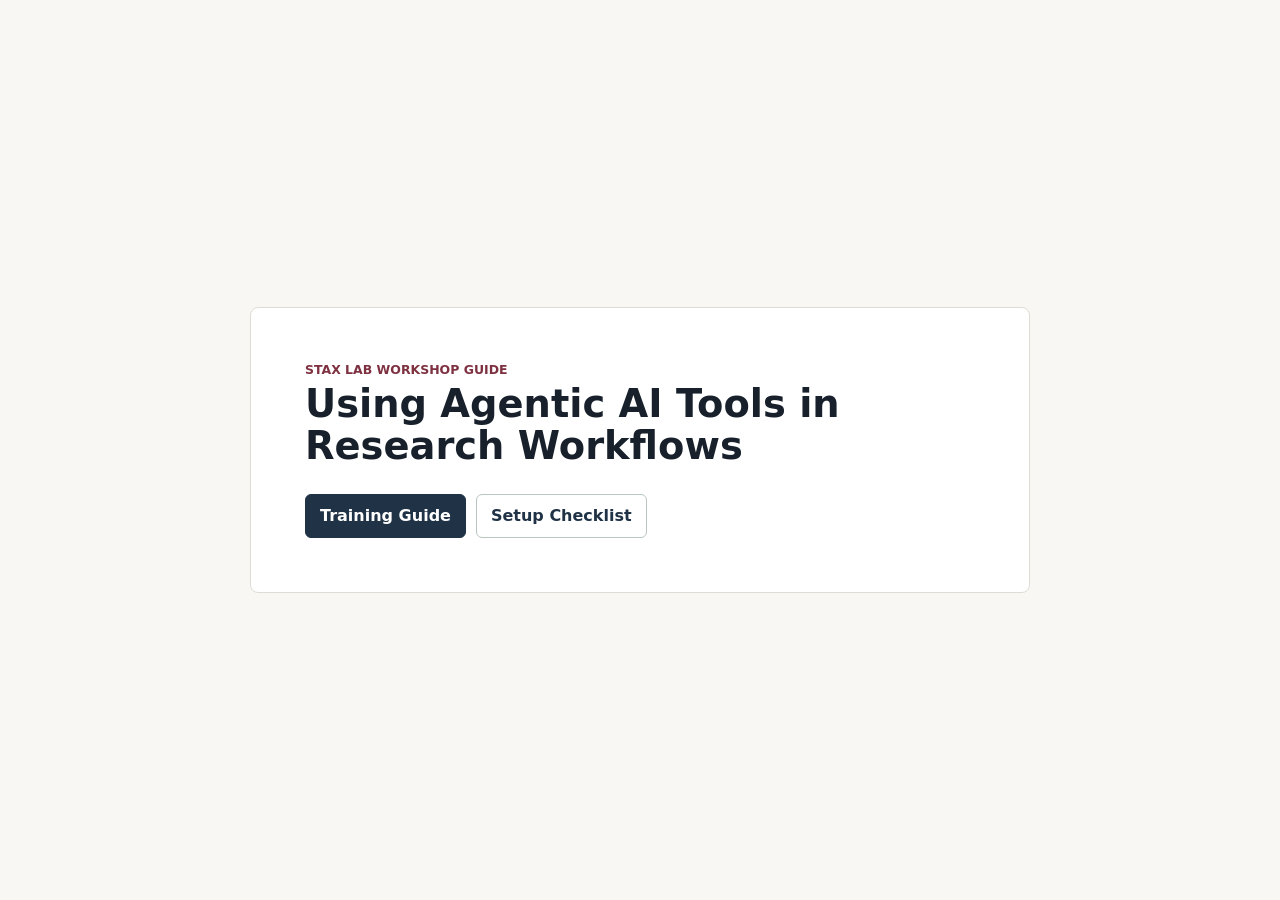
<file: docs/index.html>
<!doctype html>
<html lang="en">
  <head>
    <meta charset="utf-8">
    <meta name="viewport" content="width=device-width, initial-scale=1">
    <title>Using Agentic AI Tools in Research Workflows | STAX Lab</title>
    <link rel="icon" href="data:,">
    <link rel="stylesheet" href="styles.css?v=20260527-recap-prose">
  </head>
  <body class="welcome-page">
    <main class="welcome-shell">
      <section class="welcome-panel" aria-labelledby="welcomeTitle">
        <p class="eyebrow">STAX Lab Workshop Guide</p>
        <h1 id="welcomeTitle">Using Agentic AI Tools in Research Workflows</h1>
        <div class="welcome-actions" aria-label="Training links">
          <a class="action-button primary" href="guide.html">Training Guide</a>
          <a class="action-button" href="setup.html">Setup Checklist</a>
        </div>
      </section>
    </main>
  </body>
</html>
</file>
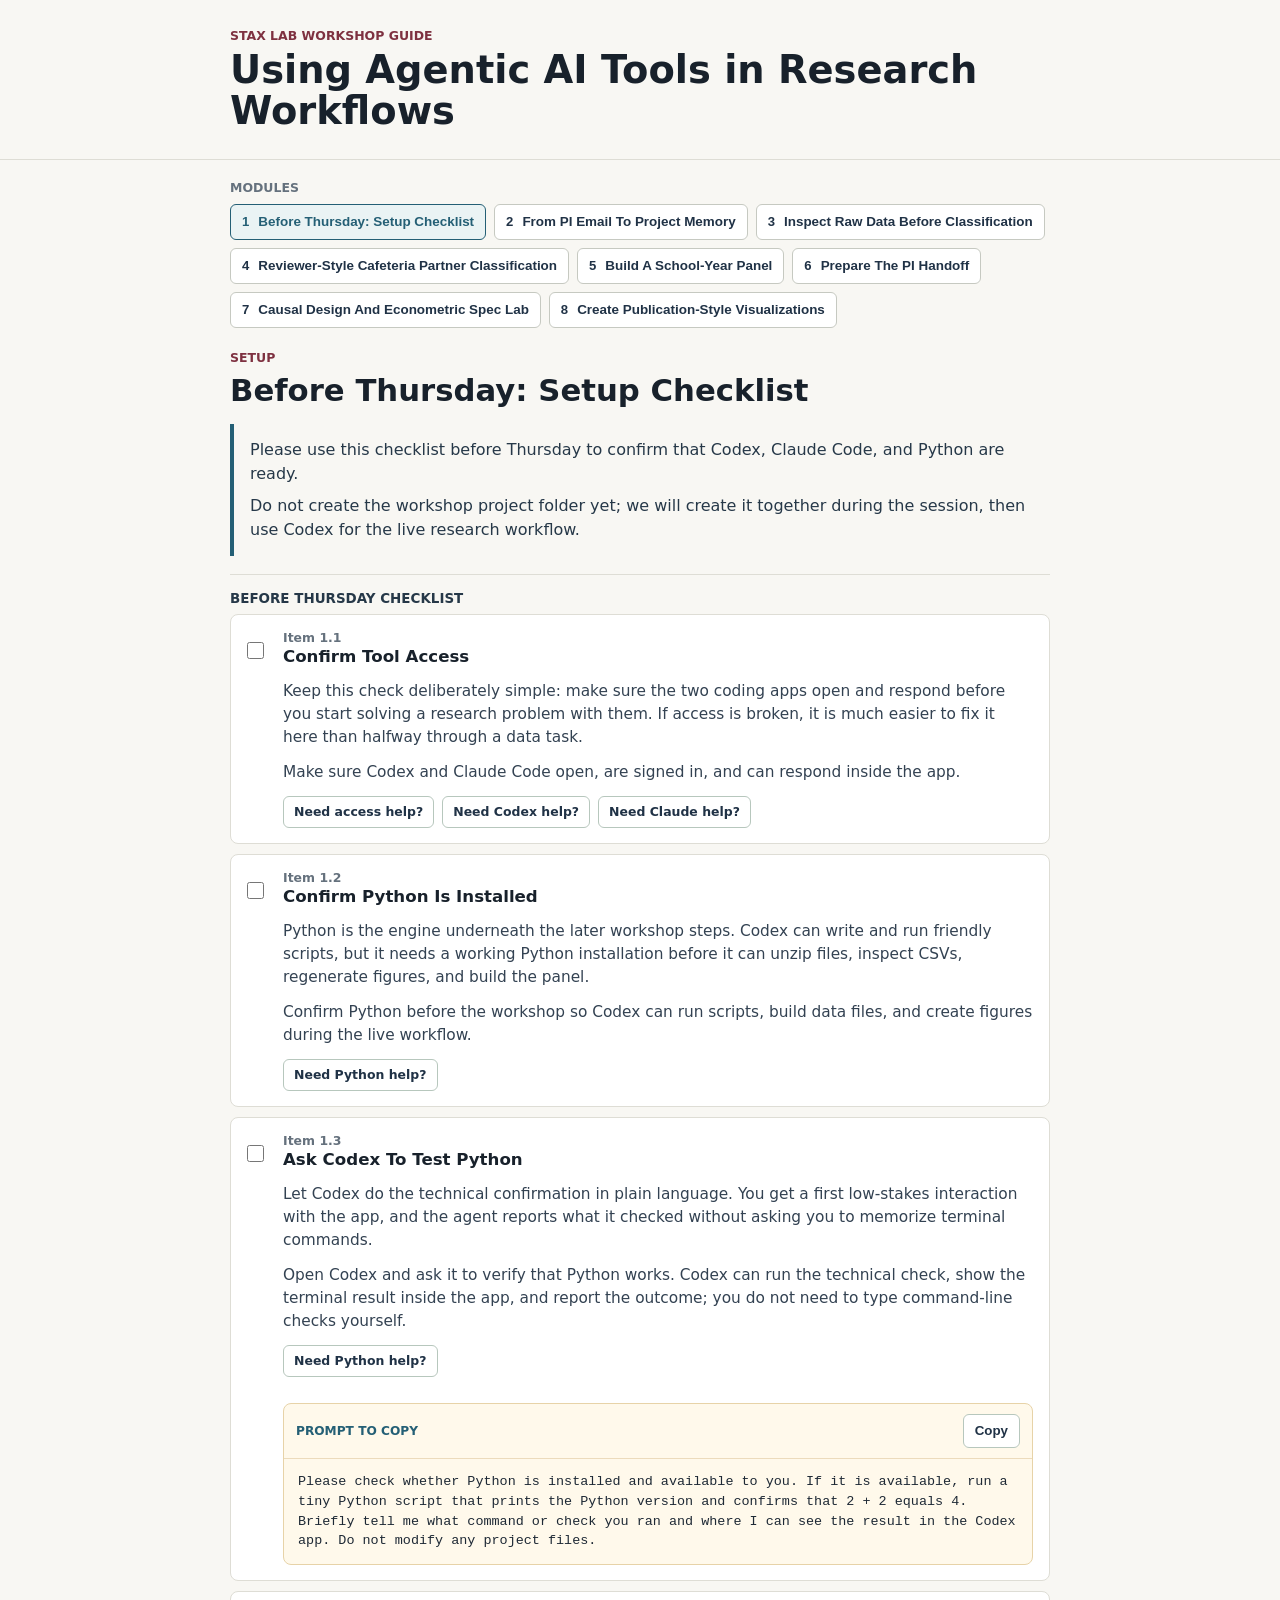
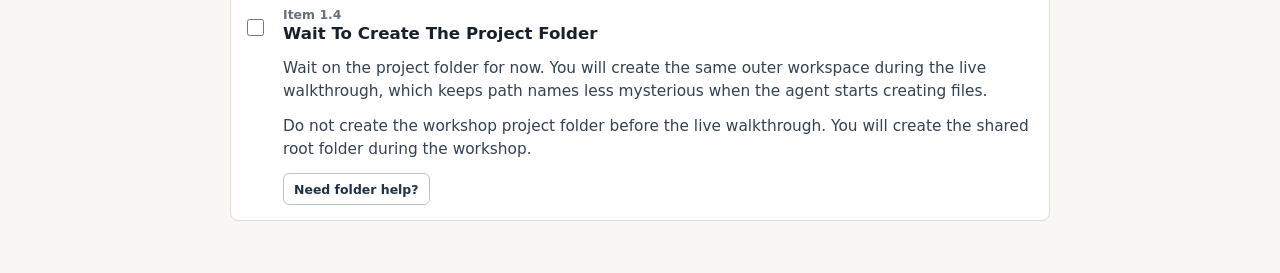
<file: docs/guide.html>
<!doctype html>
<html lang="en">
  <head>
    <meta charset="utf-8">
    <meta name="viewport" content="width=device-width, initial-scale=1">
    <title>Training Guide | Using Agentic AI Tools in Research Workflows</title>
    <link rel="icon" href="data:,">
    <link rel="stylesheet" href="styles.css?v=20260527-recap-prose">
  </head>
  <body>
    <header class="topbar">
      <div class="title-block">
        <p class="eyebrow">STAX Lab Workshop Guide</p>
        <h1>Using Agentic AI Tools in Research Workflows</h1>
      </div>
    </header>

    <main class="layout">
      <aside class="module-nav" aria-label="Training modules">
        <div class="nav-heading">
          <span>Modules</span>
        </div>
        <div id="moduleButtons" class="module-buttons"></div>
      </aside>

      <section class="module-panel" aria-live="polite">
        <div class="module-meta">
          <span id="moduleTag" class="tag">Handoff</span>
        </div>
        <h2 id="moduleTitle">Module</h2>
        <div id="moduleBody" class="module-body"></div>

        <section id="moduleContextBand" class="context-band" hidden>
          <h3 id="moduleContextTitle">Context</h3>
          <div id="contextBlocks" class="context-blocks"></div>
        </section>

        <section id="substepBand" class="substep-band" hidden>
          <h3 id="substepTitle">Module Steps</h3>
          <div id="substepList" class="substep-list"></div>
        </section>

        <section class="command-band">
          <h3 id="commandTitle">Agent Actions</h3>
          <div id="commandList"></div>
        </section>

        <section class="prompt-band">
          <h3 id="promptTitle">Prompt Snippets</h3>
          <div id="promptList"></div>
        </section>

        <section id="moduleRecapBand" class="recap-band" hidden>
          <h3>Module Recap</h3>
          <div id="moduleRecapList"></div>
        </section>
      </section>
    </main>

    <script src="app.js?v=20260528-no-extra-resources"></script>
  </body>
</html>
</file>
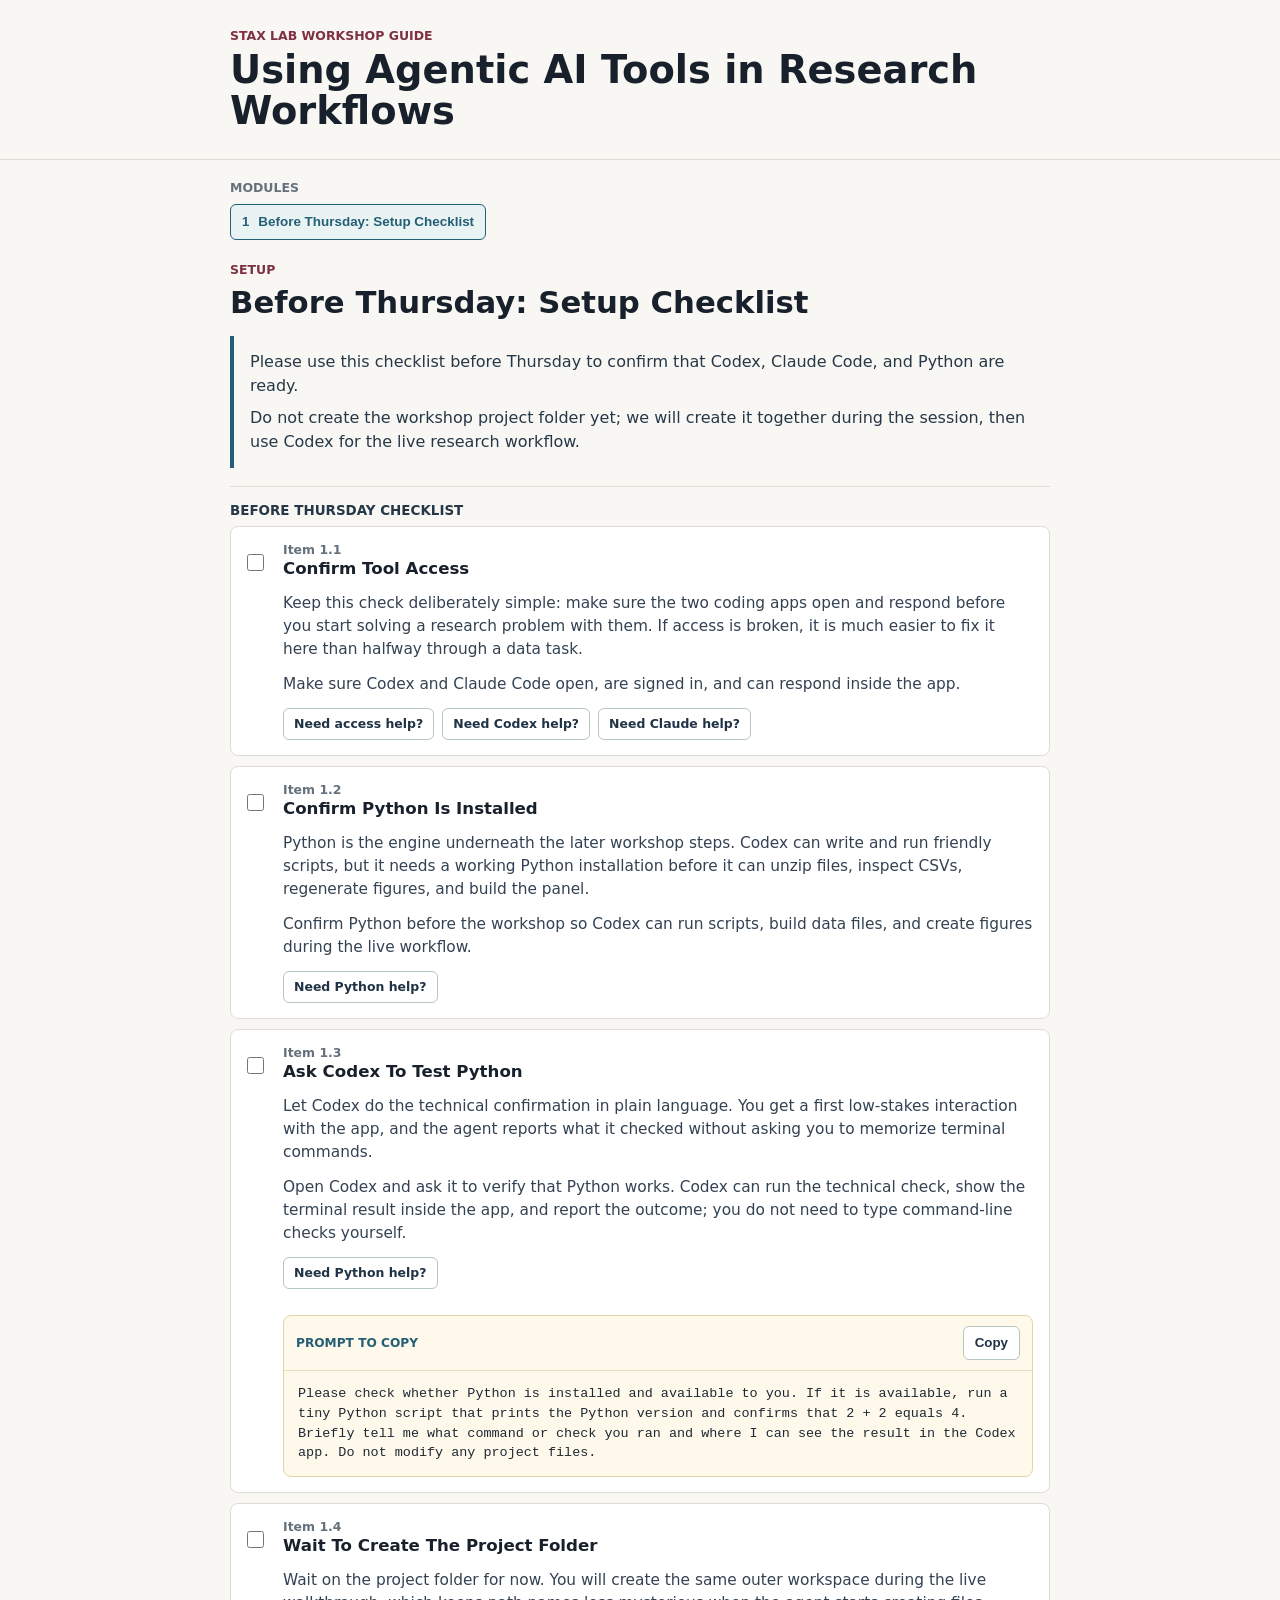
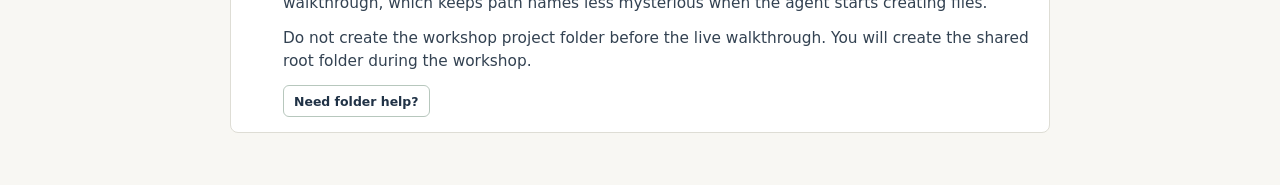
<file: docs/setup.html>
<!doctype html>
<html lang="en">
  <head>
    <meta charset="utf-8">
    <meta name="viewport" content="width=device-width, initial-scale=1">
    <title>Setup Checklist | Using Agentic AI Tools in Research Workflows</title>
    <link rel="icon" href="data:,">
    <link rel="stylesheet" href="styles.css?v=20260527-recap-prose">
  </head>
  <body>
    <header class="topbar">
      <div class="title-block">
        <p class="eyebrow">STAX Lab Workshop Guide</p>
        <h1>Using Agentic AI Tools in Research Workflows</h1>
      </div>
    </header>

    <main class="layout">
      <aside class="module-nav" aria-label="Training modules">
        <div class="nav-heading">
          <span>Modules</span>
        </div>
        <div id="moduleButtons" class="module-buttons"></div>
      </aside>

      <section class="module-panel" aria-live="polite">
        <div class="module-meta">
          <span id="moduleTag" class="tag">Setup</span>
        </div>
        <h2 id="moduleTitle">Before Thursday: Setup Checklist</h2>
        <div id="moduleBody" class="module-body"></div>

        <section id="moduleContextBand" class="context-band" hidden>
          <h3 id="moduleContextTitle">Context</h3>
          <div id="contextBlocks" class="context-blocks"></div>
        </section>

        <section id="substepBand" class="substep-band" hidden>
          <h3 id="substepTitle">Module Steps</h3>
          <div id="substepList" class="substep-list"></div>
        </section>

        <section class="command-band">
          <h3 id="commandTitle">Agent Actions</h3>
          <div id="commandList"></div>
        </section>

        <section class="prompt-band">
          <h3 id="promptTitle">Prompt Snippets</h3>
          <div id="promptList"></div>
        </section>

        <section id="moduleRecapBand" class="recap-band" hidden>
          <h3>Module Recap</h3>
          <div id="moduleRecapList"></div>
        </section>
      </section>
    </main>

    <script>
      window.STAX_SETUP_ONLY = true;
    </script>
    <script src="app.js?v=20260528-no-extra-resources"></script>
  </body>
</html>
</file>
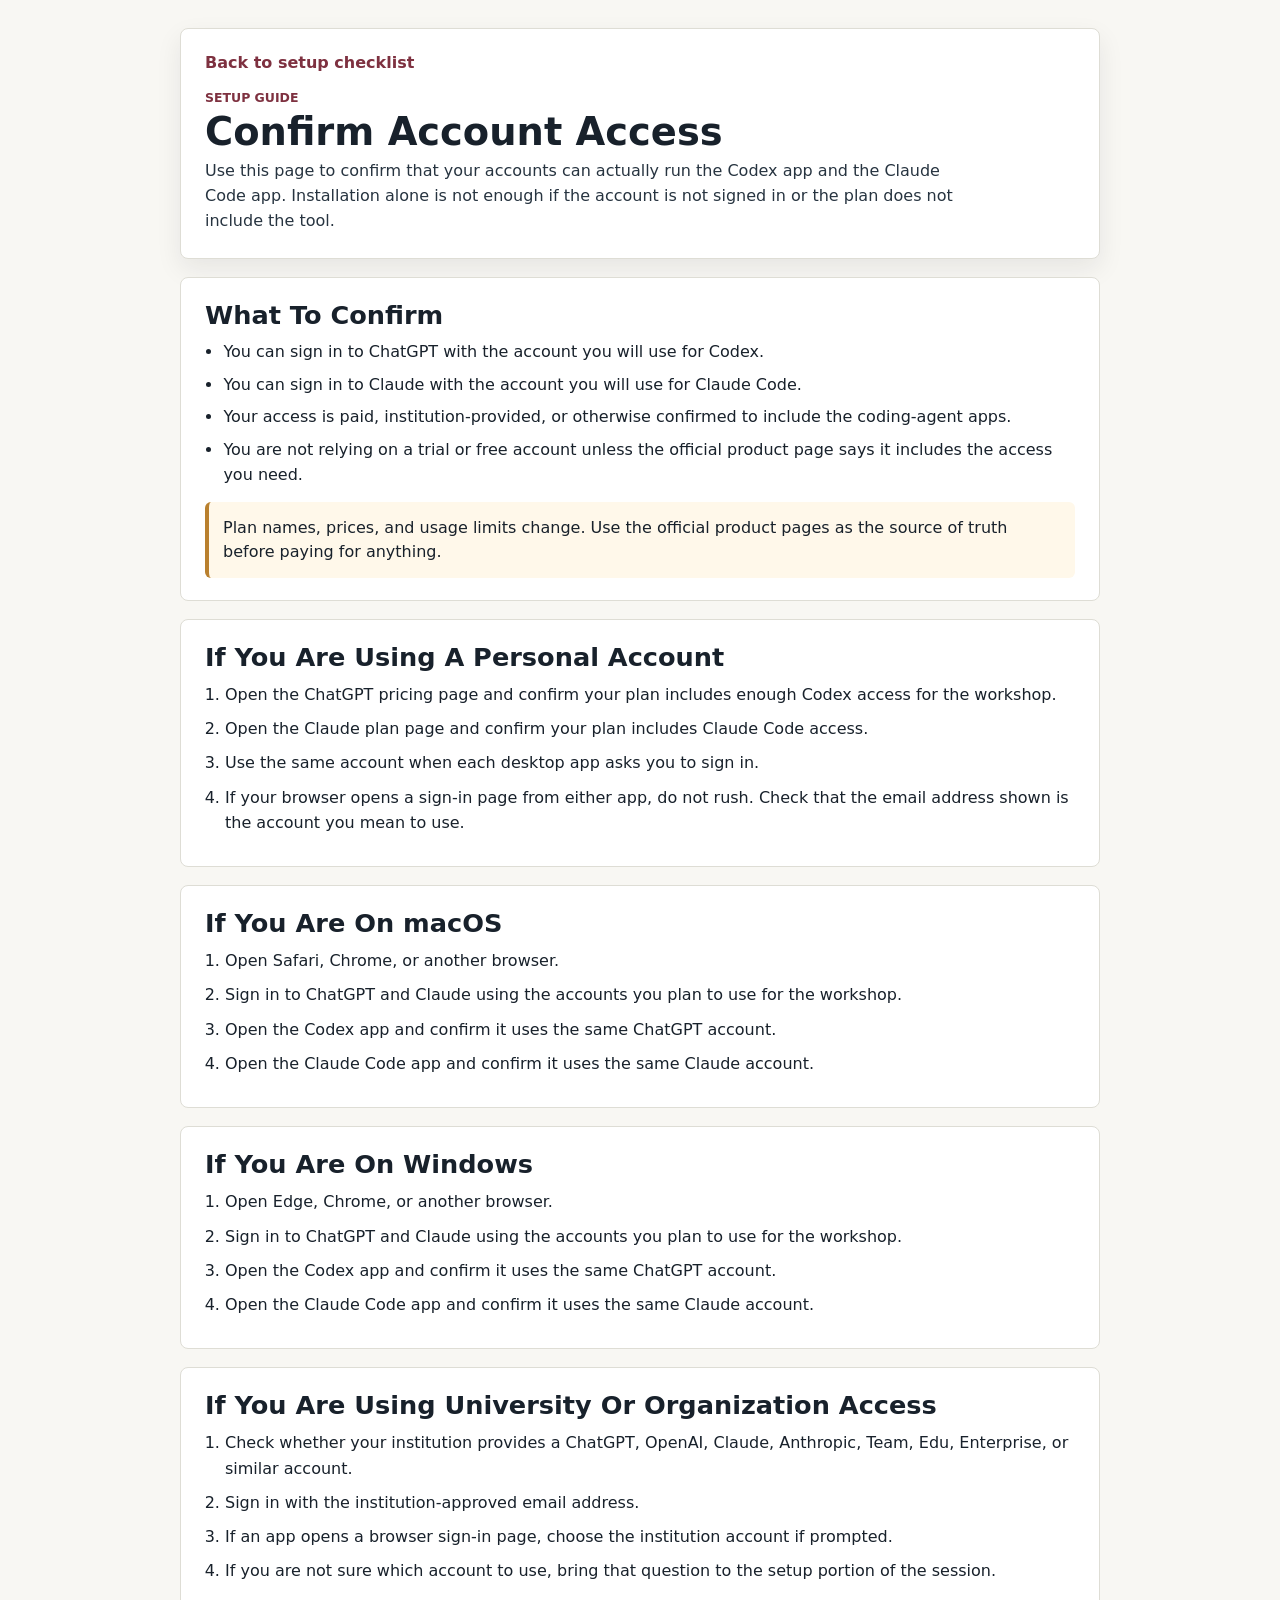
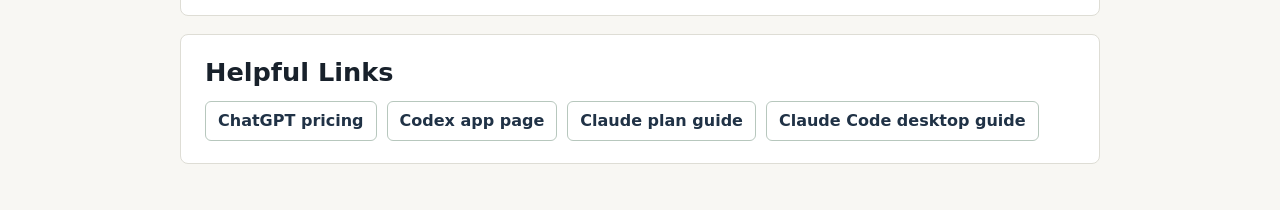
<file: docs/setup/access.html>
<!doctype html>
<html lang="en">
  <head>
    <meta charset="utf-8">
    <meta name="viewport" content="width=device-width, initial-scale=1">
    <title>Access Guide | Using Agentic AI Tools in Research Workflows</title>
    <link rel="icon" href="data:,">
    <link rel="stylesheet" href="../styles.css?v=20260525-inbox-handoff">
  </head>
  <body class="setup-page">
    <main class="setup-shell">
      <section class="setup-header" aria-labelledby="pageTitle">
        <a class="back-link" href="../guide.html?v=20260525-inbox-handoff">Back to setup checklist</a>
        <p class="eyebrow">Setup guide</p>
        <h1 id="pageTitle">Confirm Account Access</h1>
        <p class="setup-intro">Use this page to confirm that your accounts can actually run the Codex app and the Claude Code app. Installation alone is not enough if the account is not signed in or the plan does not include the tool.</p>
      </section>

      <div class="setup-content">
        <section class="setup-section">
          <h2>What To Confirm</h2>
          <ul class="plain-list">
            <li>You can sign in to ChatGPT with the account you will use for Codex.</li>
            <li>You can sign in to Claude with the account you will use for Claude Code.</li>
            <li>Your access is paid, institution-provided, or otherwise confirmed to include the coding-agent apps.</li>
            <li>You are not relying on a trial or free account unless the official product page says it includes the access you need.</li>
          </ul>
          <p class="help-box">Plan names, prices, and usage limits change. Use the official product pages as the source of truth before paying for anything.</p>
        </section>

        <section class="setup-section">
          <h2>If You Are Using A Personal Account</h2>
          <ol class="step-list">
            <li>Open the ChatGPT pricing page and confirm your plan includes enough Codex access for the workshop.</li>
            <li>Open the Claude plan page and confirm your plan includes Claude Code access.</li>
            <li>Use the same account when each desktop app asks you to sign in.</li>
            <li>If your browser opens a sign-in page from either app, do not rush. Check that the email address shown is the account you mean to use.</li>
          </ol>
        </section>

        <section class="setup-section">
          <h2>If You Are On macOS</h2>
          <ol class="step-list">
            <li>Open Safari, Chrome, or another browser.</li>
            <li>Sign in to ChatGPT and Claude using the accounts you plan to use for the workshop.</li>
            <li>Open the Codex app and confirm it uses the same ChatGPT account.</li>
            <li>Open the Claude Code app and confirm it uses the same Claude account.</li>
          </ol>
        </section>

        <section class="setup-section">
          <h2>If You Are On Windows</h2>
          <ol class="step-list">
            <li>Open Edge, Chrome, or another browser.</li>
            <li>Sign in to ChatGPT and Claude using the accounts you plan to use for the workshop.</li>
            <li>Open the Codex app and confirm it uses the same ChatGPT account.</li>
            <li>Open the Claude Code app and confirm it uses the same Claude account.</li>
          </ol>
        </section>

        <section class="setup-section">
          <h2>If You Are Using University Or Organization Access</h2>
          <ol class="step-list">
            <li>Check whether your institution provides a ChatGPT, OpenAI, Claude, Anthropic, Team, Edu, Enterprise, or similar account.</li>
            <li>Sign in with the institution-approved email address.</li>
            <li>If an app opens a browser sign-in page, choose the institution account if prompted.</li>
            <li>If you are not sure which account to use, bring that question to the setup portion of the session.</li>
          </ol>
        </section>

        <section class="setup-section">
          <h2>Helpful Links</h2>
          <div class="link-row">
            <a class="link-button" href="https://chatgpt.com/pricing/">ChatGPT pricing</a>
            <a class="link-button" href="https://openai.com/codex/">Codex app page</a>
            <a class="link-button" href="https://support.claude.com/en/articles/11049762-choose-a-claude-plan">Claude plan guide</a>
            <a class="link-button" href="https://code.claude.com/docs/en/desktop-quickstart">Claude Code desktop guide</a>
          </div>
        </section>
      </div>
    </main>
  </body>
</html>
</file>
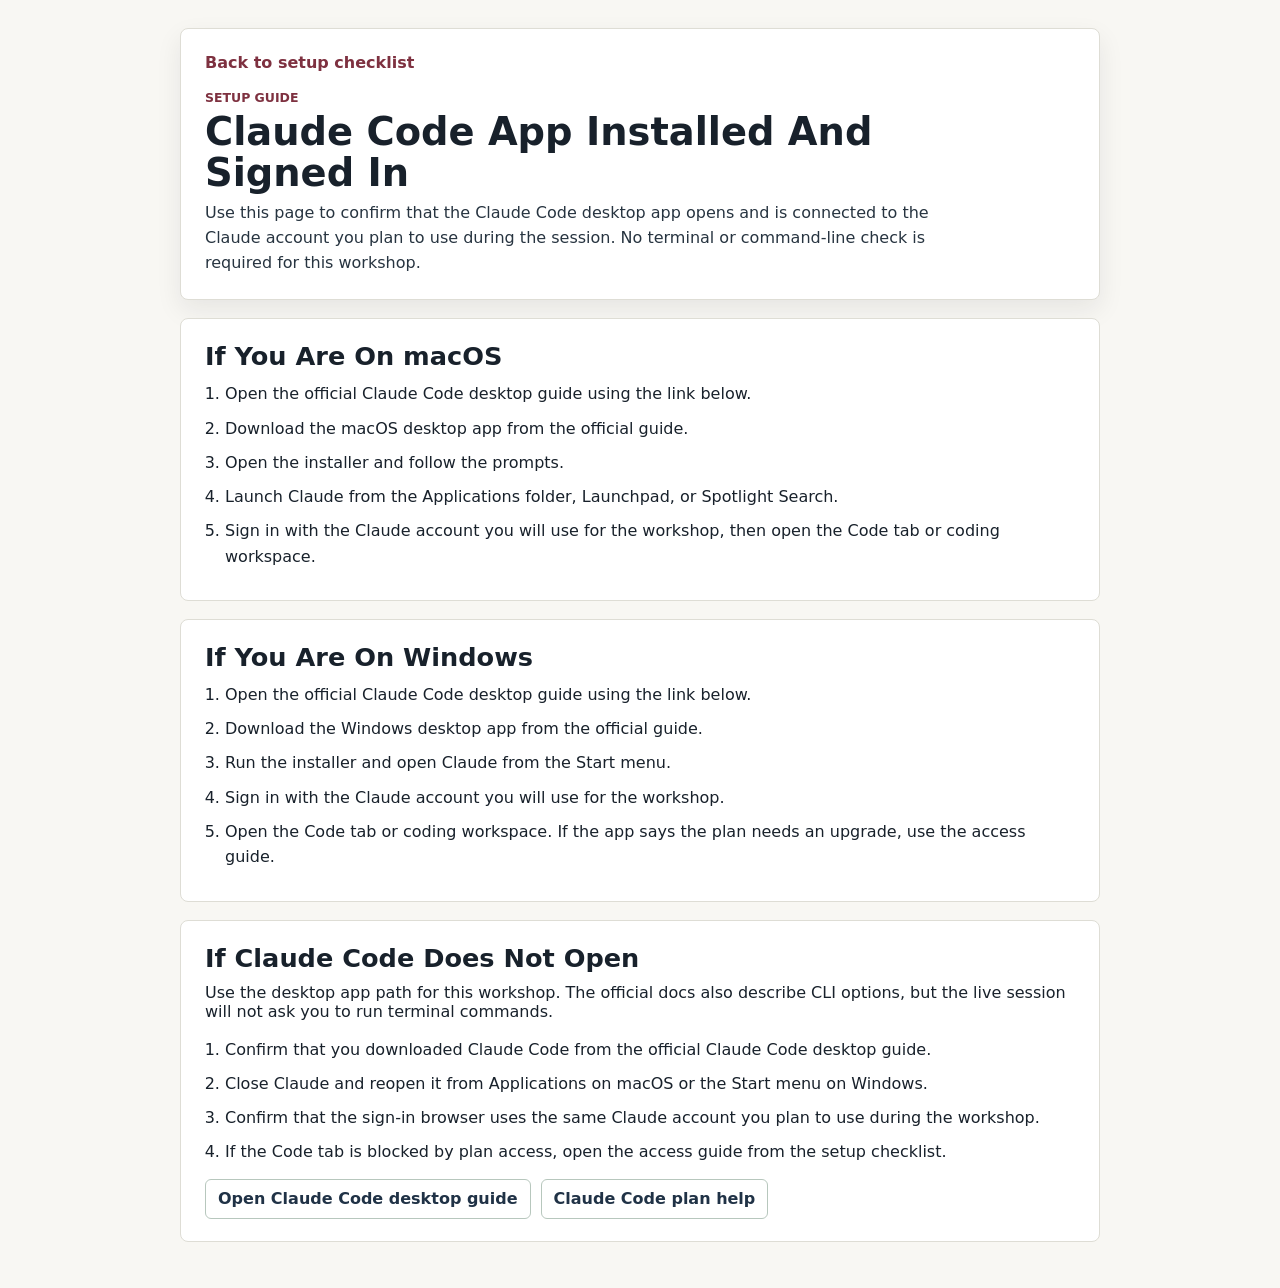
<file: docs/setup/claude-code.html>
<!doctype html>
<html lang="en">
  <head>
    <meta charset="utf-8">
    <meta name="viewport" content="width=device-width, initial-scale=1">
    <title>Claude Code Setup Guide | Using Agentic AI Tools in Research Workflows</title>
    <link rel="icon" href="data:,">
    <link rel="stylesheet" href="../styles.css?v=20260525-inbox-handoff">
  </head>
  <body class="setup-page">
    <main class="setup-shell">
      <section class="setup-header" aria-labelledby="pageTitle">
        <a class="back-link" href="../guide.html?v=20260525-inbox-handoff">Back to setup checklist</a>
        <p class="eyebrow">Setup guide</p>
        <h1 id="pageTitle">Claude Code App Installed And Signed In</h1>
        <p class="setup-intro">Use this page to confirm that the Claude Code desktop app opens and is connected to the Claude account you plan to use during the session. No terminal or command-line check is required for this workshop.</p>
      </section>

      <div class="setup-content">
        <section class="setup-section">
          <h2>If You Are On macOS</h2>
          <ol class="step-list">
            <li>Open the official Claude Code desktop guide using the link below.</li>
            <li>Download the macOS desktop app from the official guide.</li>
            <li>Open the installer and follow the prompts.</li>
            <li>Launch Claude from the Applications folder, Launchpad, or Spotlight Search.</li>
            <li>Sign in with the Claude account you will use for the workshop, then open the Code tab or coding workspace.</li>
          </ol>
        </section>

        <section class="setup-section">
          <h2>If You Are On Windows</h2>
          <ol class="step-list">
            <li>Open the official Claude Code desktop guide using the link below.</li>
            <li>Download the Windows desktop app from the official guide.</li>
            <li>Run the installer and open Claude from the Start menu.</li>
            <li>Sign in with the Claude account you will use for the workshop.</li>
            <li>Open the Code tab or coding workspace. If the app says the plan needs an upgrade, use the access guide.</li>
          </ol>
        </section>

        <section class="setup-section">
          <h2>If Claude Code Does Not Open</h2>
          <p>Use the desktop app path for this workshop. The official docs also describe CLI options, but the live session will not ask you to run terminal commands.</p>
          <ol class="step-list">
            <li>Confirm that you downloaded Claude Code from the official Claude Code desktop guide.</li>
            <li>Close Claude and reopen it from Applications on macOS or the Start menu on Windows.</li>
            <li>Confirm that the sign-in browser uses the same Claude account you plan to use during the workshop.</li>
            <li>If the Code tab is blocked by plan access, open the access guide from the setup checklist.</li>
          </ol>
          <div class="link-row">
            <a class="link-button" href="https://code.claude.com/docs/en/desktop-quickstart">Open Claude Code desktop guide</a>
            <a class="link-button" href="https://support.claude.com/en/articles/11145838-use-claude-code-with-your-pro-or-max-plan">Claude Code plan help</a>
          </div>
        </section>
      </div>
    </main>
  </body>
</html>
</file>
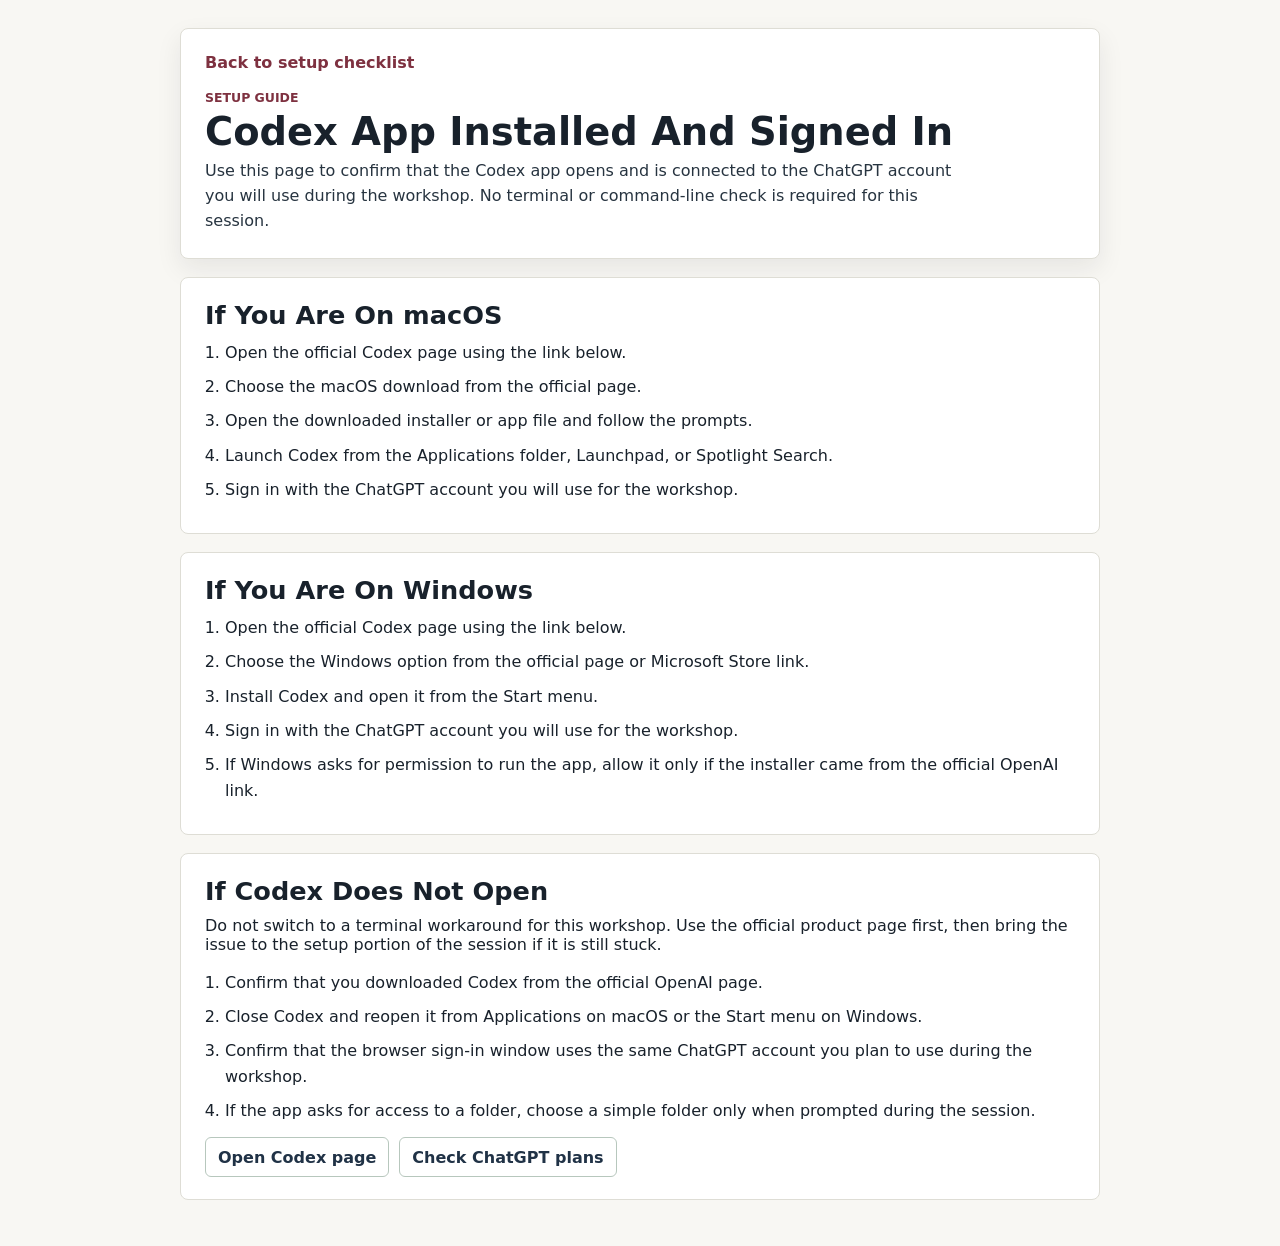
<file: docs/setup/codex.html>
<!doctype html>
<html lang="en">
  <head>
    <meta charset="utf-8">
    <meta name="viewport" content="width=device-width, initial-scale=1">
    <title>Codex Setup Guide | Using Agentic AI Tools in Research Workflows</title>
    <link rel="icon" href="data:,">
    <link rel="stylesheet" href="../styles.css?v=20260525-inbox-handoff">
  </head>
  <body class="setup-page">
    <main class="setup-shell">
      <section class="setup-header" aria-labelledby="pageTitle">
        <a class="back-link" href="../guide.html?v=20260525-inbox-handoff">Back to setup checklist</a>
        <p class="eyebrow">Setup guide</p>
        <h1 id="pageTitle">Codex App Installed And Signed In</h1>
        <p class="setup-intro">Use this page to confirm that the Codex app opens and is connected to the ChatGPT account you will use during the workshop. No terminal or command-line check is required for this session.</p>
      </section>

      <div class="setup-content">
        <section class="setup-section">
          <h2>If You Are On macOS</h2>
          <ol class="step-list">
            <li>Open the official Codex page using the link below.</li>
            <li>Choose the macOS download from the official page.</li>
            <li>Open the downloaded installer or app file and follow the prompts.</li>
            <li>Launch Codex from the Applications folder, Launchpad, or Spotlight Search.</li>
            <li>Sign in with the ChatGPT account you will use for the workshop.</li>
          </ol>
        </section>

        <section class="setup-section">
          <h2>If You Are On Windows</h2>
          <ol class="step-list">
            <li>Open the official Codex page using the link below.</li>
            <li>Choose the Windows option from the official page or Microsoft Store link.</li>
            <li>Install Codex and open it from the Start menu.</li>
            <li>Sign in with the ChatGPT account you will use for the workshop.</li>
            <li>If Windows asks for permission to run the app, allow it only if the installer came from the official OpenAI link.</li>
          </ol>
        </section>

        <section class="setup-section">
          <h2>If Codex Does Not Open</h2>
          <p>Do not switch to a terminal workaround for this workshop. Use the official product page first, then bring the issue to the setup portion of the session if it is still stuck.</p>
          <ol class="step-list">
            <li>Confirm that you downloaded Codex from the official OpenAI page.</li>
            <li>Close Codex and reopen it from Applications on macOS or the Start menu on Windows.</li>
            <li>Confirm that the browser sign-in window uses the same ChatGPT account you plan to use during the workshop.</li>
            <li>If the app asks for access to a folder, choose a simple folder only when prompted during the session.</li>
          </ol>
          <div class="link-row">
            <a class="link-button" href="https://openai.com/codex/">Open Codex page</a>
            <a class="link-button" href="https://chatgpt.com/pricing/">Check ChatGPT plans</a>
          </div>
        </section>
      </div>
    </main>
  </body>
</html>
</file>
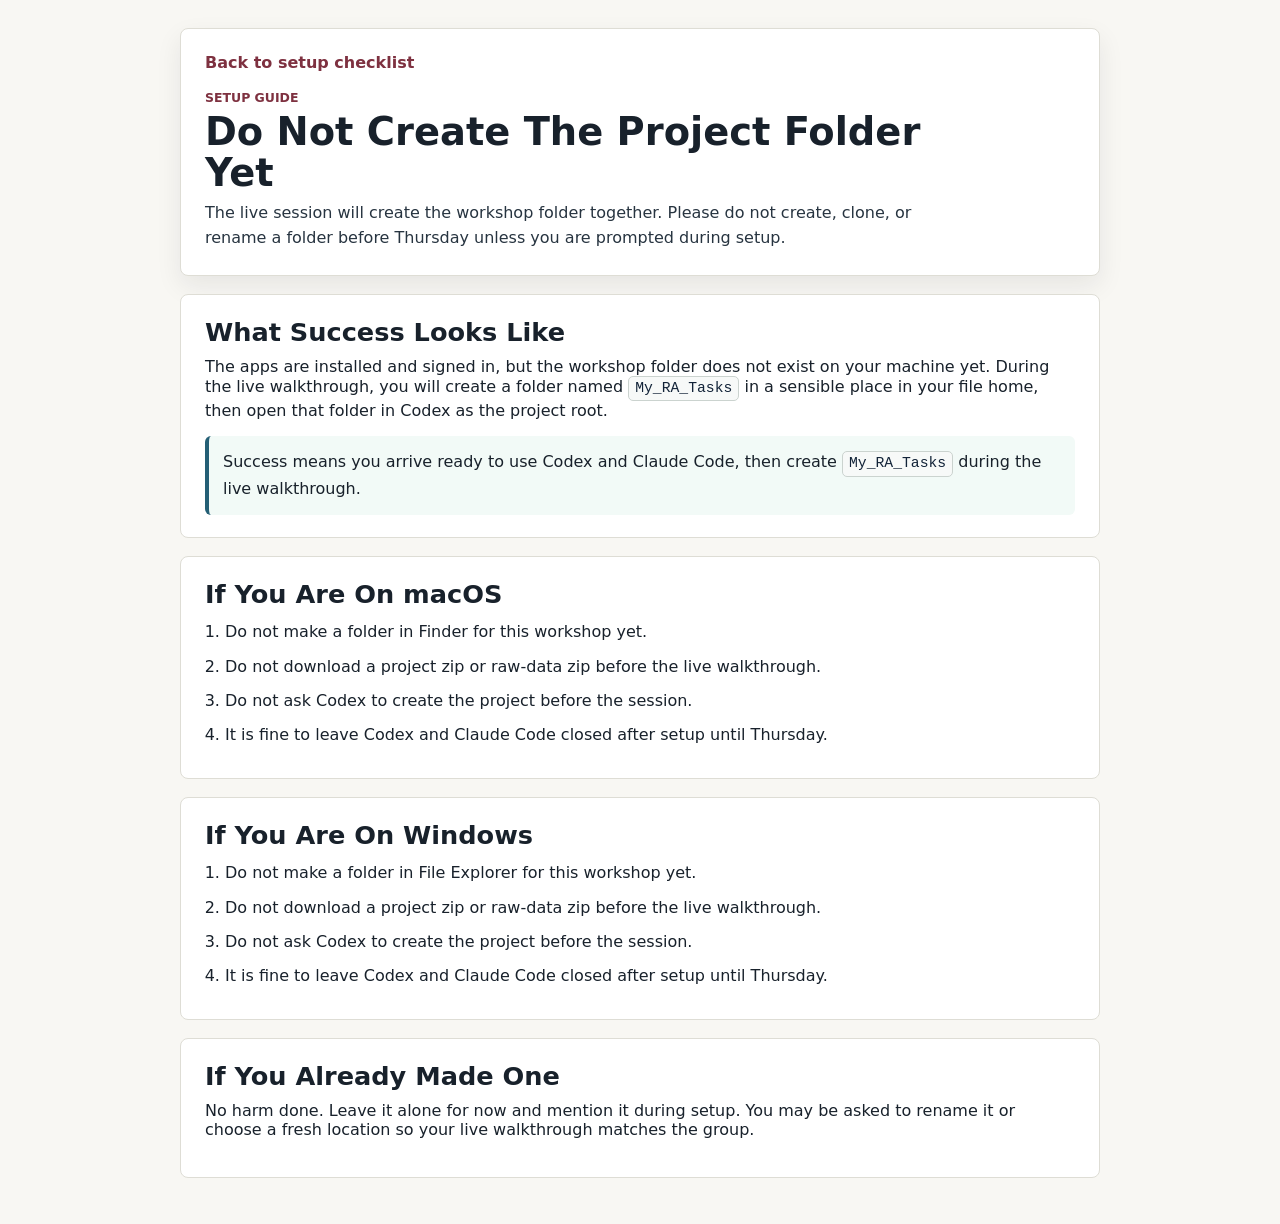
<file: docs/setup/no-project-folder.html>
<!doctype html>
<html lang="en">
  <head>
    <meta charset="utf-8">
    <meta name="viewport" content="width=device-width, initial-scale=1">
    <title>No Project Folder Yet | Using Agentic AI Tools in Research Workflows</title>
    <link rel="icon" href="data:,">
    <link rel="stylesheet" href="../styles.css?v=20260525-inbox-handoff">
  </head>
  <body class="setup-page">
    <main class="setup-shell">
      <section class="setup-header" aria-labelledby="pageTitle">
        <a class="back-link" href="../guide.html?v=20260525-inbox-handoff">Back to setup checklist</a>
        <p class="eyebrow">Setup guide</p>
        <h1 id="pageTitle">Do Not Create The Project Folder Yet</h1>
        <p class="setup-intro">The live session will create the workshop folder together. Please do not create, clone, or rename a folder before Thursday unless you are prompted during setup.</p>
      </section>

      <div class="setup-content">
        <section class="setup-section">
          <h2>What Success Looks Like</h2>
          <p>The apps are installed and signed in, but the workshop folder does not exist on your machine yet. During the live walkthrough, you will create a folder named <code>My_RA_Tasks</code> in a sensible place in your file home, then open that folder in Codex as the project root.</p>
          <p class="success-box">Success means you arrive ready to use Codex and Claude Code, then create <code>My_RA_Tasks</code> during the live walkthrough.</p>
        </section>

        <section class="setup-section">
          <h2>If You Are On macOS</h2>
          <ol class="step-list">
            <li>Do not make a folder in Finder for this workshop yet.</li>
            <li>Do not download a project zip or raw-data zip before the live walkthrough.</li>
            <li>Do not ask Codex to create the project before the session.</li>
            <li>It is fine to leave Codex and Claude Code closed after setup until Thursday.</li>
          </ol>
        </section>

        <section class="setup-section">
          <h2>If You Are On Windows</h2>
          <ol class="step-list">
            <li>Do not make a folder in File Explorer for this workshop yet.</li>
            <li>Do not download a project zip or raw-data zip before the live walkthrough.</li>
            <li>Do not ask Codex to create the project before the session.</li>
            <li>It is fine to leave Codex and Claude Code closed after setup until Thursday.</li>
          </ol>
        </section>

        <section class="setup-section">
          <h2>If You Already Made One</h2>
          <p>No harm done. Leave it alone for now and mention it during setup. You may be asked to rename it or choose a fresh location so your live walkthrough matches the group.</p>
        </section>
      </div>
    </main>
  </body>
</html>
</file>
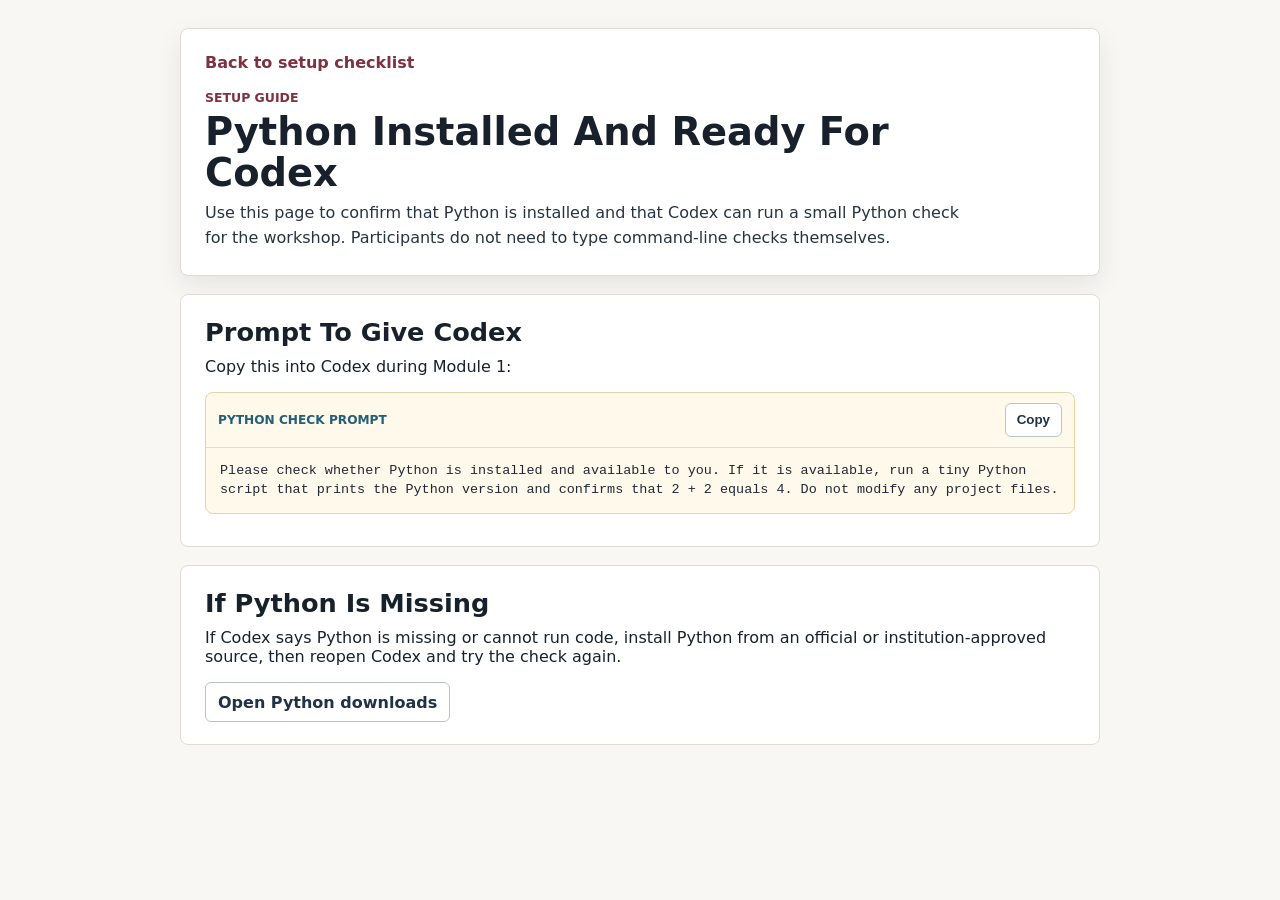
<file: docs/setup/python.html>
<!doctype html>
<html lang="en">
  <head>
    <meta charset="utf-8">
    <meta name="viewport" content="width=device-width, initial-scale=1">
    <title>Python Readiness | Using Agentic AI Tools in Research Workflows</title>
    <link rel="icon" href="data:,">
    <link rel="stylesheet" href="../styles.css?v=20260525-module1-checkboxes">
  </head>
  <body class="setup-page">
    <main class="setup-shell">
      <section class="setup-header" aria-labelledby="pageTitle">
        <a class="back-link" href="../guide.html?v=20260525-module1-checkboxes">Back to setup checklist</a>
        <p class="eyebrow">Setup guide</p>
        <h1 id="pageTitle">Python Installed And Ready For Codex</h1>
        <p class="setup-intro">Use this page to confirm that Python is installed and that Codex can run a small Python check for the workshop. Participants do not need to type command-line checks themselves.</p>
      </section>

      <div class="setup-content">
        <section class="setup-section">
          <h2>Prompt To Give Codex</h2>
          <p>Copy this into Codex during Module 1:</p>
          <div class="command-row">
            <div class="prompt-row-head">
              <span class="substep-label">Python check prompt</span>
              <button class="copy-button" type="button" data-copy-target="python-check-prompt">Copy</button>
            </div>
            <pre id="python-check-prompt" class="prompt-text">Please check whether Python is installed and available to you. If it is available, run a tiny Python script that prints the Python version and confirms that 2 + 2 equals 4. Do not modify any project files.</pre>
          </div>
        </section>

        <section class="setup-section">
          <h2>If Python Is Missing</h2>
          <p>If Codex says Python is missing or cannot run code, install Python from an official or institution-approved source, then reopen Codex and try the check again.</p>
          <div class="link-row">
            <a class="link-button" href="https://www.python.org/downloads/">Open Python downloads</a>
          </div>
        </section>

      </div>
    </main>
    <script>
      function selectSetupPrompt(target) {
        const range = document.createRange();
        range.selectNodeContents(target);
        const selection = window.getSelection();
        selection.removeAllRanges();
        selection.addRange(range);
      }

      async function copySetupPrompt(target) {
        const text = target.textContent.trim();
        if (navigator.clipboard && window.isSecureContext) {
          await navigator.clipboard.writeText(text);
          return;
        }

        selectSetupPrompt(target);
        const copied = document.execCommand("copy");
        if (!copied) throw new Error("Copy command was not accepted.");
        window.getSelection().removeAllRanges();
      }

      document.querySelectorAll("[data-copy-target]").forEach((button) => {
        button.addEventListener("click", async () => {
          const target = document.getElementById(button.dataset.copyTarget);
          if (!target) return;

          const original = button.textContent;
          button.textContent = "Copied";

          try {
            await copySetupPrompt(target);
          } catch {
            button.textContent = "Selected";
            selectSetupPrompt(target);
          }

          window.setTimeout(() => {
            button.textContent = original;
          }, 1400);
        });
      });
    </script>
  </body>
</html>
</file>
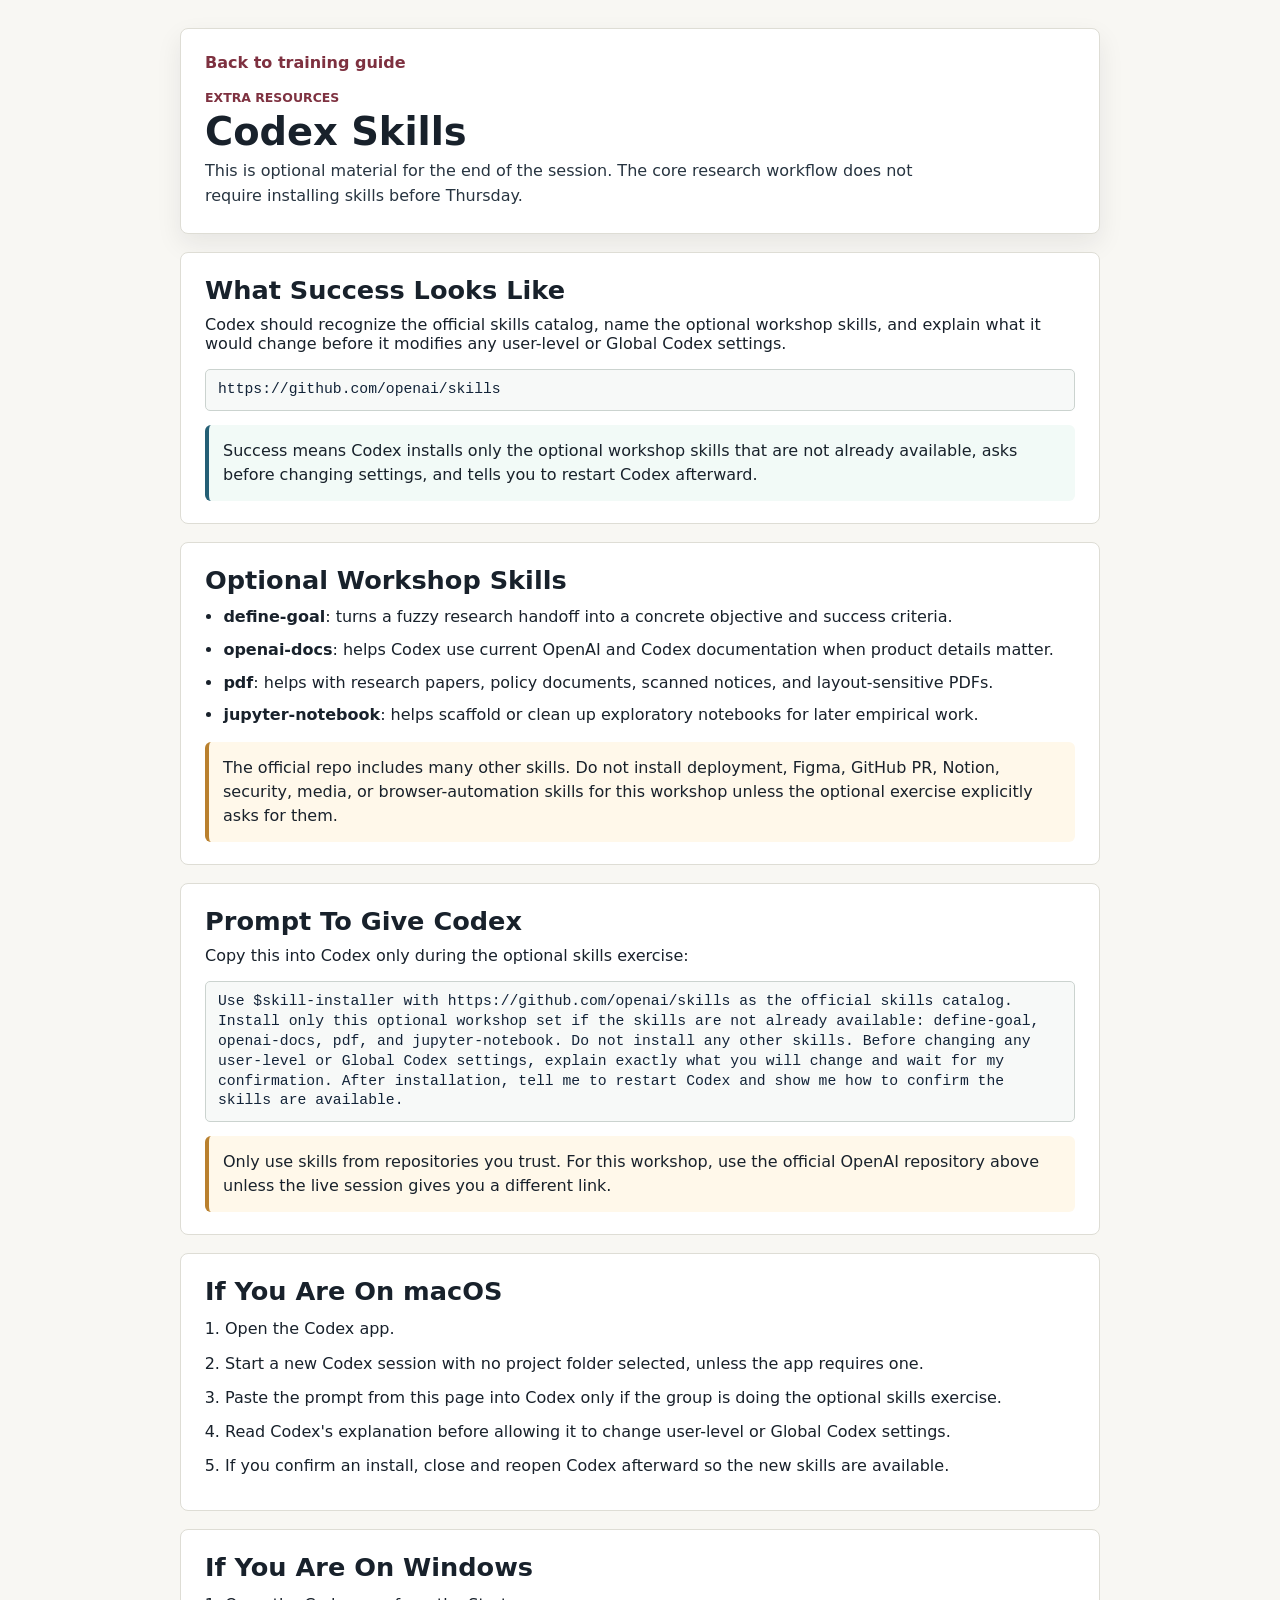
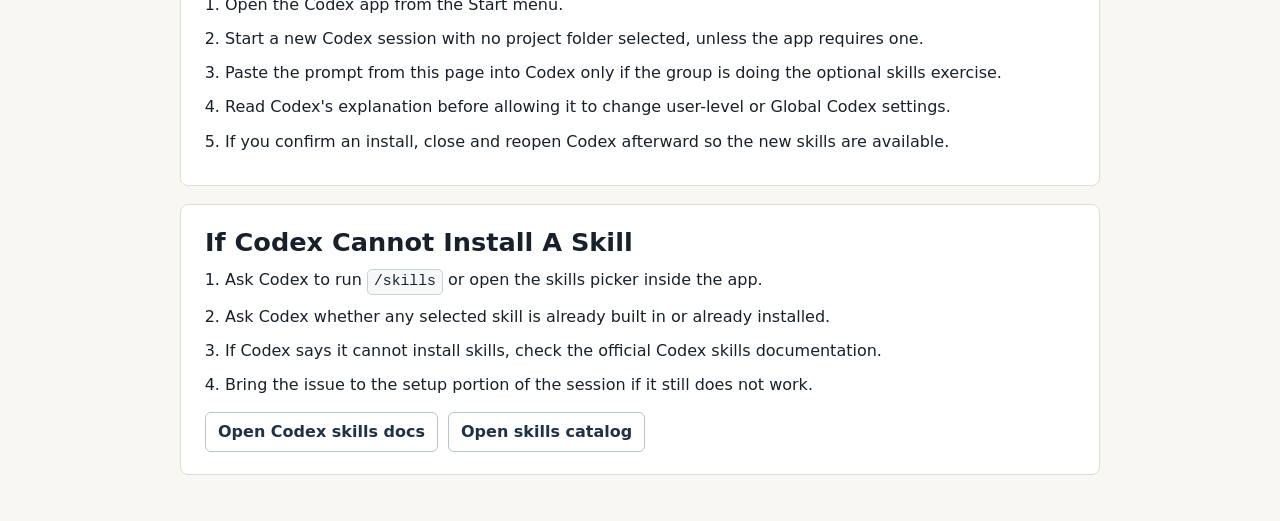
<file: docs/setup/skills.html>
<!doctype html>
<html lang="en">
  <head>
    <meta charset="utf-8">
    <meta name="viewport" content="width=device-width, initial-scale=1">
    <title>Extra Resources | Using Agentic AI Tools in Research Workflows</title>
    <link rel="icon" href="data:,">
    <link rel="stylesheet" href="../styles.css?v=20260525-inbox-handoff">
  </head>
  <body class="setup-page">
    <main class="setup-shell">
      <section class="setup-header" aria-labelledby="pageTitle">
        <a class="back-link" href="../guide.html?v=20260525-inbox-handoff">Back to training guide</a>
        <p class="eyebrow">Extra resources</p>
        <h1 id="pageTitle">Codex Skills</h1>
        <p class="setup-intro">This is optional material for the end of the session. The core research workflow does not require installing skills before Thursday.</p>
      </section>

      <div class="setup-content">
        <section class="setup-section">
          <h2>What Success Looks Like</h2>
          <p>Codex should recognize the official skills catalog, name the optional workshop skills, and explain what it would change before it modifies any user-level or Global Codex settings.</p>
          <div class="command-list">
            <code>https://github.com/openai/skills</code>
          </div>
          <p class="success-box">Success means Codex installs only the optional workshop skills that are not already available, asks before changing settings, and tells you to restart Codex afterward.</p>
        </section>

        <section class="setup-section">
          <h2>Optional Workshop Skills</h2>
          <ul class="plain-list">
            <li><strong>define-goal</strong>: turns a fuzzy research handoff into a concrete objective and success criteria.</li>
            <li><strong>openai-docs</strong>: helps Codex use current OpenAI and Codex documentation when product details matter.</li>
            <li><strong>pdf</strong>: helps with research papers, policy documents, scanned notices, and layout-sensitive PDFs.</li>
            <li><strong>jupyter-notebook</strong>: helps scaffold or clean up exploratory notebooks for later empirical work.</li>
          </ul>
          <p class="help-box">The official repo includes many other skills. Do not install deployment, Figma, GitHub PR, Notion, security, media, or browser-automation skills for this workshop unless the optional exercise explicitly asks for them.</p>
        </section>

        <section class="setup-section">
          <h2>Prompt To Give Codex</h2>
          <p>Copy this into Codex only during the optional skills exercise:</p>
          <div class="command-list">
            <code>Use $skill-installer with https://github.com/openai/skills as the official skills catalog. Install only this optional workshop set if the skills are not already available: define-goal, openai-docs, pdf, and jupyter-notebook. Do not install any other skills. Before changing any user-level or Global Codex settings, explain exactly what you will change and wait for my confirmation. After installation, tell me to restart Codex and show me how to confirm the skills are available.</code>
          </div>
          <p class="help-box">Only use skills from repositories you trust. For this workshop, use the official OpenAI repository above unless the live session gives you a different link.</p>
        </section>

        <section class="setup-section">
          <h2>If You Are On macOS</h2>
          <ol class="step-list">
            <li>Open the Codex app.</li>
            <li>Start a new Codex session with no project folder selected, unless the app requires one.</li>
            <li>Paste the prompt from this page into Codex only if the group is doing the optional skills exercise.</li>
            <li>Read Codex's explanation before allowing it to change user-level or Global Codex settings.</li>
            <li>If you confirm an install, close and reopen Codex afterward so the new skills are available.</li>
          </ol>
        </section>

        <section class="setup-section">
          <h2>If You Are On Windows</h2>
          <ol class="step-list">
            <li>Open the Codex app from the Start menu.</li>
            <li>Start a new Codex session with no project folder selected, unless the app requires one.</li>
            <li>Paste the prompt from this page into Codex only if the group is doing the optional skills exercise.</li>
            <li>Read Codex's explanation before allowing it to change user-level or Global Codex settings.</li>
            <li>If you confirm an install, close and reopen Codex afterward so the new skills are available.</li>
          </ol>
        </section>

        <section class="setup-section">
          <h2>If Codex Cannot Install A Skill</h2>
          <ol class="step-list">
            <li>Ask Codex to run <code>/skills</code> or open the skills picker inside the app.</li>
            <li>Ask Codex whether any selected skill is already built in or already installed.</li>
            <li>If Codex says it cannot install skills, check the official Codex skills documentation.</li>
            <li>Bring the issue to the setup portion of the session if it still does not work.</li>
          </ol>
          <div class="link-row">
            <a class="link-button" href="https://developers.openai.com/codex/skills">Open Codex skills docs</a>
            <a class="link-button" href="https://github.com/openai/skills">Open skills catalog</a>
          </div>
        </section>
      </div>
    </main>
  </body>
</html>
</file>
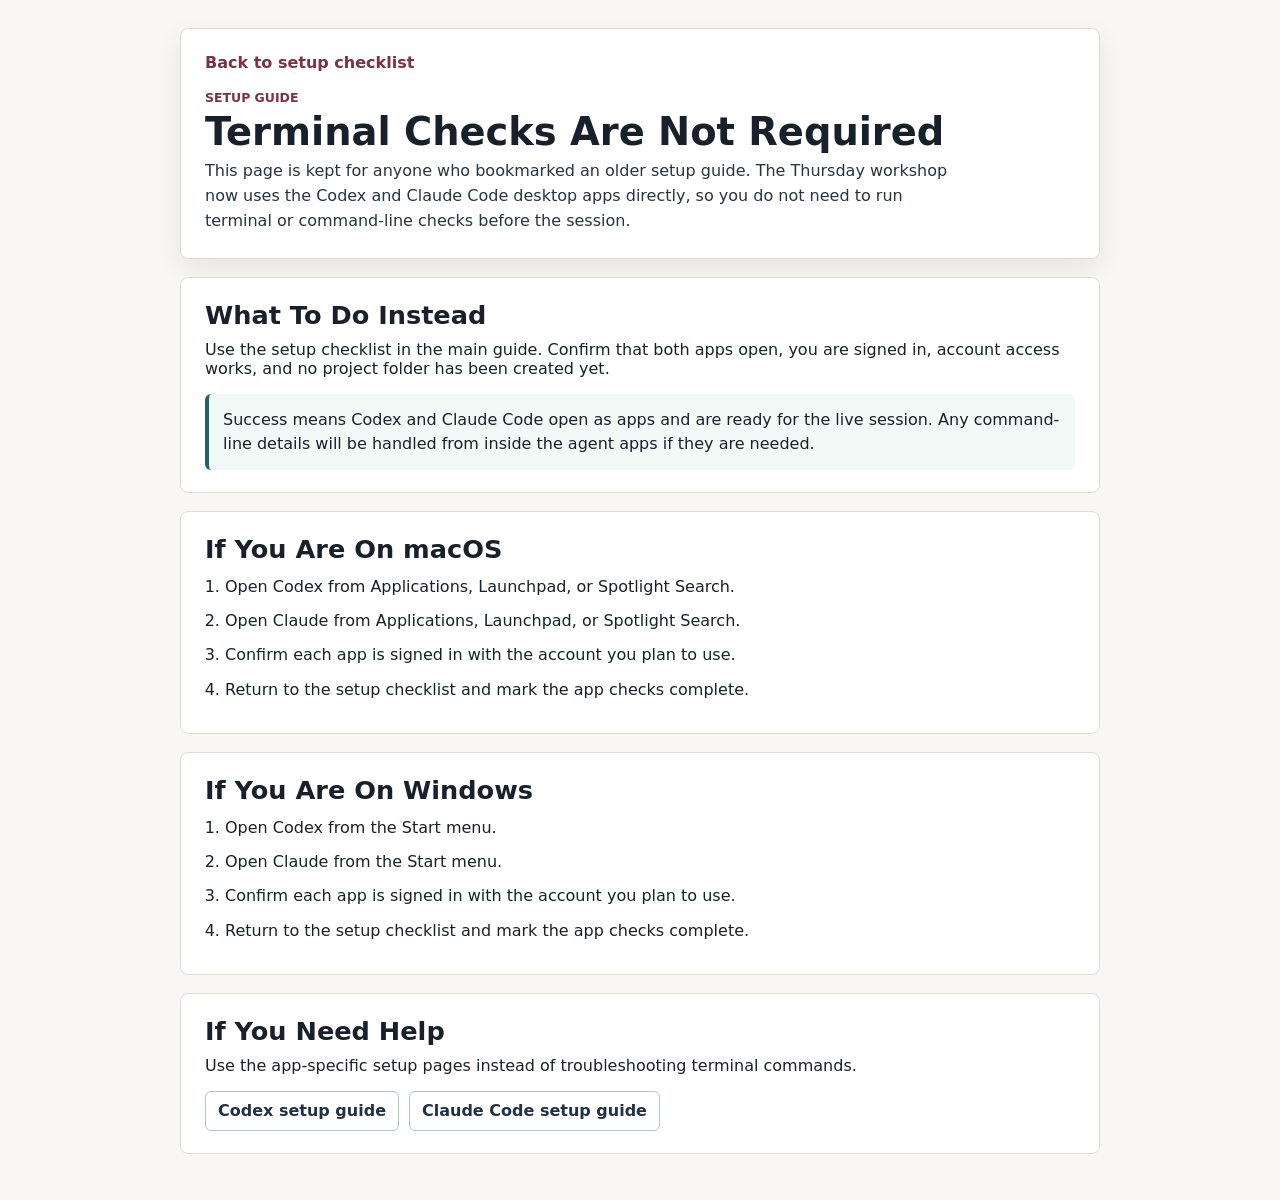
<file: docs/setup/terminal-checks.html>
<!doctype html>
<html lang="en">
  <head>
    <meta charset="utf-8">
    <meta name="viewport" content="width=device-width, initial-scale=1">
    <title>Terminal Checks Not Required | Using Agentic AI Tools in Research Workflows</title>
    <link rel="icon" href="data:,">
    <link rel="stylesheet" href="../styles.css?v=20260525-inbox-handoff">
  </head>
  <body class="setup-page">
    <main class="setup-shell">
      <section class="setup-header" aria-labelledby="pageTitle">
        <a class="back-link" href="../guide.html?v=20260525-inbox-handoff">Back to setup checklist</a>
        <p class="eyebrow">Setup guide</p>
        <h1 id="pageTitle">Terminal Checks Are Not Required</h1>
        <p class="setup-intro">This page is kept for anyone who bookmarked an older setup guide. The Thursday workshop now uses the Codex and Claude Code desktop apps directly, so you do not need to run terminal or command-line checks before the session.</p>
      </section>

      <div class="setup-content">
        <section class="setup-section">
          <h2>What To Do Instead</h2>
          <p>Use the setup checklist in the main guide. Confirm that both apps open, you are signed in, account access works, and no project folder has been created yet.</p>
          <p class="success-box">Success means Codex and Claude Code open as apps and are ready for the live session. Any command-line details will be handled from inside the agent apps if they are needed.</p>
        </section>

        <section class="setup-section">
          <h2>If You Are On macOS</h2>
          <ol class="step-list">
            <li>Open Codex from Applications, Launchpad, or Spotlight Search.</li>
            <li>Open Claude from Applications, Launchpad, or Spotlight Search.</li>
            <li>Confirm each app is signed in with the account you plan to use.</li>
            <li>Return to the setup checklist and mark the app checks complete.</li>
          </ol>
        </section>

        <section class="setup-section">
          <h2>If You Are On Windows</h2>
          <ol class="step-list">
            <li>Open Codex from the Start menu.</li>
            <li>Open Claude from the Start menu.</li>
            <li>Confirm each app is signed in with the account you plan to use.</li>
            <li>Return to the setup checklist and mark the app checks complete.</li>
          </ol>
        </section>

        <section class="setup-section">
          <h2>If You Need Help</h2>
          <p>Use the app-specific setup pages instead of troubleshooting terminal commands.</p>
          <div class="link-row">
            <a class="link-button" href="codex.html">Codex setup guide</a>
            <a class="link-button" href="claude-code.html">Claude Code setup guide</a>
          </div>
        </section>
      </div>
    </main>
  </body>
</html>
</file>
<file: docs/styles.css>
:root {
  --ink: #18212b;
  --muted: #65717d;
  --paper: #f8f7f3;
  --surface: #ffffff;
  --soft: #f1f5f2;
  --line: #deddd5;
  --line-strong: #c6c9c1;
  --nav: #203246;
  --nav-ink: #ffffff;
  --burgundy: #7e3140;
  --teal: #245f75;
  --teal-soft: #eaf3f4;
  --gold: #b9802e;
  --prompt: #fff9eb;
  --prompt-line: #e7d3a8;
  --blue: #245f75;
  --shadow: 0 10px 26px rgba(25, 31, 38, 0.08);
  --float-shadow: 0 14px 34px rgba(25, 31, 38, 0.07);
  --soft-shadow: none;
}

* {
  box-sizing: border-box;
}

body {
  margin: 0;
  min-height: 100vh;
  color: var(--ink);
  background: var(--paper);
  font-family: Inter, ui-sans-serif, system-ui, -apple-system, BlinkMacSystemFont, "Segoe UI", sans-serif;
}

.welcome-page {
  display: grid;
  min-height: 100vh;
  place-items: center;
}

.welcome-shell {
  width: min(780px, calc(100% - 40px));
}

.welcome-panel {
  padding: clamp(28px, 5vw, 54px);
  border: 1px solid var(--line);
  border-radius: 8px;
  background: var(--surface);
  box-shadow: none;
}

.welcome-actions {
  display: flex;
  flex-wrap: wrap;
  gap: 10px;
  margin-top: 28px;
}

.action-button {
  display: inline-flex;
  align-items: center;
  justify-content: center;
  min-height: 44px;
  padding: 10px 14px;
  border: 1px solid #b7c7bd;
  border-radius: 6px;
  color: var(--nav);
  background: #ffffff;
  font-weight: 800;
  text-decoration: none;
}

.action-button:hover,
.action-button:focus-visible {
  border-color: var(--burgundy);
  color: var(--burgundy);
  outline: none;
}

.action-button.primary {
  border-color: var(--nav);
  color: var(--nav-ink);
  background: var(--nav);
}

.action-button.primary:hover,
.action-button.primary:focus-visible {
  border-color: var(--burgundy);
  background: var(--burgundy);
  color: #ffffff;
}

.topbar {
  padding: 28px 0 20px;
  border-bottom: 1px solid var(--line);
  background: transparent;
}

.title-block {
  width: min(820px, calc(100% - 32px));
  margin: 0 auto;
}

.eyebrow {
  margin: 0 0 6px;
  color: var(--burgundy);
  font-size: 0.78rem;
  font-weight: 800;
  text-transform: uppercase;
}

h1,
h2,
h3,
p {
  margin-top: 0;
}

h1 {
  max-width: 760px;
  margin-bottom: 7px;
  font-size: clamp(1.75rem, 3vw, 2.75rem);
  line-height: 1.08;
}

h2 {
  margin-bottom: 16px;
  font-size: clamp(1.45rem, 2.4vw, 2.2rem);
}

h3 {
  margin-bottom: 12px;
  font-size: 0.95rem;
}

.code-ref,
code {
  display: inline-block;
  max-width: 100%;
  overflow-wrap: anywhere;
  padding: 2px 6px;
  border: 1px solid #cbd3cf;
  border-radius: 5px;
  background: #f7f9f8;
  color: #122338;
  font-family: ui-monospace, SFMono-Regular, Menlo, Monaco, Consolas, "Liberation Mono", monospace;
  font-size: 0.92em;
  line-height: 1.35;
  vertical-align: baseline;
}

.command-list code {
  display: block;
  padding: 10px 12px;
  white-space: pre-wrap;
}

.layout {
  display: grid;
  grid-template-columns: minmax(0, 1fr);
  gap: 22px;
  width: min(820px, calc(100% - 32px));
  margin: 20px auto 52px;
}

.module-nav,
.module-panel {
  background: transparent;
}

.module-nav {
  position: fixed;
  top: 118px;
  left: max(24px, calc(50% - 720px));
  z-index: 20;
  width: 238px;
  max-height: calc(100vh - 142px);
  align-self: start;
  overflow-y: auto;
  padding: 13px;
  border: 1px solid rgba(198, 201, 193, 0.9);
  border-radius: 8px;
  background: rgba(255, 255, 255, 0.96);
  box-shadow: var(--float-shadow);
}

.nav-heading {
  display: flex;
  align-items: center;
  justify-content: space-between;
  padding: 0 0 9px;
  color: var(--muted);
  font-weight: 800;
  text-transform: uppercase;
  font-size: 0.78rem;
}

.module-buttons {
  display: grid;
  gap: 5px;
}

.module-button {
  position: relative;
  display: flex;
  align-items: center;
  gap: 9px;
  width: 100%;
  min-height: 40px;
  padding: 8px 9px;
  border: 1px solid transparent;
  border-radius: 6px;
  background: transparent;
  color: var(--nav);
  text-align: left;
  cursor: pointer;
  font-weight: 800;
}

.module-button:hover,
.module-button:focus-visible {
  border-color: #cbd9d8;
  color: var(--teal);
  background: #f8faf8;
  outline: none;
}

.module-button.active {
  border-color: var(--teal);
  color: var(--teal);
  background: var(--teal-soft);
}

.module-index {
  display: inline-grid;
  flex: 0 0 auto;
  width: 24px;
  height: 24px;
  place-items: center;
  border: 1px solid currentColor;
  border-radius: 999px;
  color: inherit;
  font-size: 0.82rem;
  font-weight: 800;
}

.module-button.done .module-index {
  color: inherit;
}

.module-name {
  display: block;
  overflow-wrap: anywhere;
  font-weight: 800;
  line-height: 1.2;
  font-size: 0.84rem;
}

.module-step {
  display: none;
}

.module-panel {
  min-height: 0;
  padding: 0;
}

.module-meta {
  display: flex;
  align-items: center;
  margin-bottom: 7px;
  color: var(--muted);
  font-size: 0.78rem;
  font-weight: 700;
  text-transform: uppercase;
}

.tag {
  padding: 0;
  color: var(--burgundy);
  background: transparent;
  font-size: 0.78rem;
  text-transform: uppercase;
}

.module-body {
  display: grid;
  gap: 8px;
  margin: 16px 0 8px;
  padding: 14px 16px;
  border-left: 4px solid var(--teal);
  color: #263848;
  line-height: 1.5;
}

.module-body p {
  margin-bottom: 0;
}

.command-band,
.prompt-band,
.recap-band,
.context-band,
.substep-band {
  margin-top: 18px;
  padding-top: 16px;
  border-top: 1px solid var(--line);
}

.command-band h3,
.prompt-band h3,
.recap-band h3,
.context-band h3,
.substep-band h3 {
  margin: 0 0 8px;
  color: #263848;
  font-size: 0.84rem;
  font-weight: 900;
  text-transform: uppercase;
}

.context-blocks {
  display: grid;
  gap: 16px;
}

.context-slideshow-band {
  padding-top: 14px;
}

.context-slide-deck {
  display: grid;
  gap: 12px;
}

.context-slide-stage {
  display: grid;
  gap: 18px;
  min-height: 380px;
  padding: clamp(18px, 3vw, 26px);
  border: 1px solid var(--line);
  border-radius: 8px;
  background: #ffffff;
}

.context-slide-header {
  display: grid;
  gap: 8px;
  max-width: 680px;
}

.context-slide-kicker {
  color: var(--burgundy);
  font-size: 0.76rem;
  font-weight: 900;
  text-transform: uppercase;
}

.context-slide-header h4 {
  margin: 0;
  color: #18212b;
  font-size: clamp(1.45rem, 2.5vw, 2rem);
  line-height: 1.08;
}

.context-slide-header p {
  margin: 0;
  color: #334252;
  font-size: 1rem;
  line-height: 1.48;
}

.context-slide-content {
  display: grid;
  align-content: start;
  gap: 14px;
}

.context-slide-controls {
  display: grid;
  grid-template-columns: 44px minmax(0, 1fr) 44px;
  align-items: center;
  gap: 12px;
}

.slide-arrow {
  display: inline-grid;
  width: 44px;
  height: 44px;
  place-items: center;
  border: 1px solid #b7c7bd;
  border-radius: 999px;
  color: var(--nav);
  background: #ffffff;
  font-size: 1.25rem;
  font-weight: 900;
  cursor: pointer;
}

.slide-arrow:hover,
.slide-arrow:focus-visible {
  border-color: var(--burgundy);
  color: var(--burgundy);
  outline: none;
}

.slide-arrow:disabled {
  border-color: var(--line);
  color: #a7afb5;
  cursor: default;
}

.context-slide-dots {
  display: flex;
  flex-wrap: wrap;
  justify-content: center;
  gap: 8px;
}

.context-slide-dot {
  width: 10px;
  height: 10px;
  padding: 0;
  border: 1px solid var(--line-strong);
  border-radius: 999px;
  background: #ffffff;
  cursor: pointer;
}

.context-slide-dot[aria-current="step"] {
  border-color: var(--teal);
  background: var(--teal);
}

.context-slide-dot:hover,
.context-slide-dot:focus-visible {
  border-color: var(--burgundy);
  outline: none;
}

.context-block {
  display: grid;
  gap: 12px;
  min-width: 0;
}

.substep-context-block {
  margin-top: 16px;
}

.context-block h4 {
  margin: 0;
  color: #263848;
  font-size: clamp(1.1rem, 1.7vw, 1.38rem);
  line-height: 1.2;
}

.context-stat-grid,
.context-card-grid,
.context-download-grid {
  display: grid;
  grid-template-columns: repeat(2, minmax(0, 1fr));
  gap: 10px;
}

.context-stat-card,
.context-card,
.context-download-card {
  padding: 14px;
  border: 1px solid var(--line);
  border-radius: 8px;
  background: #ffffff;
}

.context-stat-card,
.context-download-card {
  display: grid;
  gap: 6px;
  min-width: 0;
}

.context-stat-label {
  color: var(--teal);
  font-size: 0.76rem;
  font-weight: 900;
  text-transform: uppercase;
}

.context-stat-card strong {
  display: block;
  color: #18212b;
  font-size: clamp(1.55rem, 3vw, 2.35rem);
  line-height: 1;
}

.context-stat-card span:last-child,
.context-card p,
.context-download-card p,
.context-figure figcaption {
  margin: 0;
  color: #334252;
  font-size: 0.92rem;
  line-height: 1.45;
}

.context-table {
  width: 100%;
  border-collapse: collapse;
  overflow: hidden;
  border: 1px solid var(--line);
  border-radius: 8px;
  background: #ffffff;
}

.context-table th,
.context-table td {
  padding: 11px 12px;
  border-bottom: 1px solid var(--line);
  text-align: left;
  vertical-align: top;
  line-height: 1.42;
}

.context-table th {
  color: var(--teal);
  background: #f3f8f7;
  font-size: 0.76rem;
  font-weight: 900;
  text-transform: uppercase;
}

.context-table tr:last-child td {
  border-bottom: 0;
}

.context-figure {
  margin: 0;
  overflow: hidden;
  border: 1px solid var(--line);
  border-radius: 8px;
  background: #ffffff;
}

.context-figure img {
  display: block;
  width: 100%;
  height: auto;
}

.context-figure figcaption {
  padding: 11px 13px;
  border-top: 1px solid var(--line);
  background: #fbfbf8;
}

.context-collapsible {
  display: grid;
  gap: 14px;
}

.context-collapsible-trigger {
  width: fit-content;
  list-style: none;
  cursor: pointer;
}

.context-collapsible-trigger::-webkit-details-marker {
  display: none;
}

.context-collapsible-trigger::after {
  content: " +";
}

.context-collapsible[open] > .context-collapsible-trigger::after {
  content: " -";
}

.context-collapsible-content {
  display: grid;
  gap: 14px;
}

.context-email {
  display: grid;
  gap: 14px;
  min-width: 0;
  padding: 18px;
  border: 1px solid var(--line);
  border-radius: 8px;
  background: #ffffff;
}

.context-email-header {
  display: grid;
  gap: 8px;
}

.context-email-header h4 {
  margin: 0;
  color: #18212b;
  font-size: clamp(1.15rem, 1.9vw, 1.45rem);
  line-height: 1.18;
}

.context-email-meta {
  display: grid;
  gap: 6px;
  margin: 0;
  padding: 0;
  color: #334252;
}

.context-email-meta div {
  display: grid;
  grid-template-columns: 82px minmax(0, 1fr);
  gap: 10px;
  min-width: 0;
}

.context-email-meta dt {
  color: var(--muted);
  font-size: 0.78rem;
  font-weight: 900;
  text-transform: uppercase;
}

.context-email-meta dd {
  min-width: 0;
  margin: 0;
  overflow-wrap: anywhere;
}

.context-email-body {
  display: grid;
  gap: 10px;
  padding: 14px 0 0;
  border-top: 1px solid var(--line);
}

.context-email-body p {
  margin: 0;
  color: #334252;
  font-size: 0.95rem;
  line-height: 1.52;
}

.context-email-actions {
  display: flex;
  flex-wrap: wrap;
  gap: 8px;
}

.substep-list {
  display: grid;
  gap: 0;
  min-width: 0;
}

.checklist-list {
  gap: 10px;
}

.substep-card {
  position: relative;
  min-width: 0;
  padding: 26px 0;
  border-bottom: 1px solid var(--line);
  border-radius: 8px;
  background: transparent;
  transition:
    opacity 160ms ease,
    background-color 160ms ease;
}

.substep-card:last-child {
  border-bottom: 0;
}

.substep-list.is-focusing .substep-card {
  opacity: 0.72;
}

.substep-list.is-focusing .substep-card.is-active,
.substep-list.is-focusing .substep-card:hover,
.substep-list.is-focusing .substep-card:focus-within {
  opacity: 1;
}

.substep-list.is-focusing .substep-card.is-active {
  background: rgba(36, 95, 117, 0.045);
}

.substep-list.is-focusing .substep-card.is-active::before {
  content: "";
  position: absolute;
  top: 18px;
  bottom: 18px;
  left: -14px;
  width: 3px;
  border-radius: 999px;
  background: rgba(36, 95, 117, 0.5);
}

.checklist-list.is-focusing .substep-card,
.checklist-list.is-focusing .substep-card.is-active {
  opacity: 1;
}

.checklist-list.is-focusing .substep-card.is-active {
  background: #ffffff;
}

.checklist-list.is-focusing .substep-card.is-active::before {
  content: none;
}

.substep-number {
  display: block;
  margin-bottom: 7px;
  color: var(--teal);
  font-size: 0.82rem;
  font-weight: 900;
}

.substep-card-complete {
  background: rgba(36, 95, 117, 0.035);
}

.substep-title-row {
  display: flex;
  align-items: flex-start;
  justify-content: space-between;
  gap: 14px;
}

.substep-card h4 {
  margin: 0 0 12px;
  font-size: clamp(1.22rem, 2vw, 1.58rem);
  line-height: 1.16;
}

.checklist-card {
  padding: 15px 16px;
  border: 1px solid var(--line);
  border-radius: 8px;
  background: #ffffff;
  transition: background-color 160ms ease, border-color 160ms ease;
}

.checklist-card:last-child {
  border-bottom: 1px solid var(--line);
}

.checklist-card.substep-card-complete {
  border-color: #b7cfc6;
  background: #f5faf7;
}

.checklist-content {
  display: grid;
  grid-template-columns: 24px minmax(0, 1fr);
  gap: 9px 12px;
}

.checklist-title-row {
  display: contents;
}

.checklist-title-copy {
  min-width: 0;
}

.checklist-card .substep-number {
  margin: 0 0 2px;
  color: var(--muted);
  font-size: 0.78rem;
}

.checklist-card h4 {
  margin: 0;
  font-size: 1.04rem;
  line-height: 1.25;
}

.checklist-card p {
  grid-column: 2;
  padding-left: 0;
}

.substep-check {
  display: inline-flex;
  flex: 0 0 auto;
  align-items: center;
  gap: 7px;
  min-height: 32px;
  padding: 5px 9px;
  border: 1px solid #b7c7bd;
  border-radius: 6px;
  color: #273440;
  background: #ffffff;
  font-size: 0.78rem;
  font-weight: 800;
  cursor: pointer;
}

.checklist-card .substep-check {
  grid-column: 1;
  width: 24px;
  min-height: 24px;
  margin-top: 3px;
  padding: 0;
  border: 0;
  background: transparent;
}

.checklist-card .substep-check span {
  position: absolute;
  width: 1px;
  height: 1px;
  overflow: hidden;
  clip: rect(0, 0, 0, 0);
  white-space: nowrap;
}

.checklist-card .substep-links,
.checklist-card .substep-prompt,
.checklist-card .substep-reference,
.checklist-card .substep-material {
  grid-column: 2;
}

.substep-check input {
  width: 17px;
  height: 17px;
  margin: 0;
  accent-color: var(--teal);
}

.substep-card-complete .substep-number {
  color: var(--teal);
}

.substep-card-complete h4 {
  color: var(--teal);
}

.substep-card p {
  margin: 0;
  color: #334252;
  font-size: 0.96rem;
  line-height: 1.5;
}

.substep-intro {
  color: #263848;
  font-size: 1rem;
  line-height: 1.55;
}

.substep-action strong {
  color: var(--teal);
  font-size: 0.84rem;
  font-weight: 900;
  text-transform: uppercase;
}

.substep-content {
  display: grid;
  gap: 12px;
}

.substep-image {
  margin: 0;
  overflow: hidden;
  border-top: 1px solid var(--line);
  border-radius: 0 0 8px 8px;
  background: #f8faf9;
}

.substep-image img {
  display: block;
  width: 100%;
  height: auto;
}

.substep-image figcaption {
  padding: 10px 12px;
  border-top: 1px solid var(--line);
  color: #3c4752;
  background: #ffffff;
  font-size: 0.82rem;
  line-height: 1.4;
}

.substep-material {
  display: grid;
  gap: 4px;
  min-width: 0;
  margin-top: 10px;
  color: #233139;
  line-height: 1.45;
}

.substep-material span {
  min-width: 0;
  overflow-wrap: anywhere;
}

.substep-note {
  margin: 14px 0 0;
  color: #233139;
  line-height: 1.55;
}

.substep-label {
  color: var(--teal);
  font-size: 0.76rem;
  font-weight: 800;
  text-transform: uppercase;
}

.substep-prompt {
  display: grid;
  grid-template-columns: 1fr;
  margin-top: 14px;
  border: 1px solid var(--prompt-line);
  border-radius: 8px;
  background: var(--prompt);
}

.substep-prompt-copy {
  display: grid;
  gap: 0;
}

.substep-prompt-head,
.prompt-row-head {
  display: flex;
  align-items: center;
  justify-content: space-between;
  gap: 12px;
  padding: 10px 12px;
  border-bottom: 1px solid rgba(185, 141, 66, 0.28);
}

.substep-links {
  display: flex;
  flex-wrap: wrap;
  gap: 8px;
  min-width: 0;
}

.substep-reference {
  margin-top: 12px;
  border: 1px solid var(--line);
  border-radius: 8px;
  background: var(--surface);
}

.substep-reference summary {
  padding: 11px 13px;
  color: #334252;
  font-size: 0.9rem;
  font-weight: 800;
  cursor: pointer;
}

.command-row,
.prompt-row {
  display: grid;
  grid-template-columns: 1fr;
  margin-bottom: 10px;
  border: 1px solid var(--prompt-line);
  border-radius: 8px;
  background: var(--prompt);
}

.copy-button {
  min-width: 0;
  min-height: 34px;
  padding: 7px 11px;
  border: 1px solid #b7c7bd;
  border-radius: 6px;
  background: #ffffff;
  color: var(--nav);
  font-weight: 800;
  cursor: pointer;
}

.copy-button:hover,
.copy-button:focus-visible {
  border-color: var(--burgundy);
  color: var(--burgundy);
  outline: none;
}

.prompt-text {
  margin: 0;
  padding: 13px 14px;
  border: 0;
  border-radius: 0;
  background: transparent;
  overflow-wrap: anywhere;
  white-space: pre-wrap;
  color: #1e2935;
  font-family: "SFMono-Regular", Consolas, "Liberation Mono", monospace;
  font-size: 0.84rem;
  line-height: 1.48;
}

.recap-intro {
  max-width: 720px;
  margin: 0 0 14px;
  color: #334252;
  line-height: 1.5;
}

.sequence-note {
  max-width: 720px;
  margin: 12px 0 0;
  color: #334252;
  line-height: 1.5;
}

.guide-button {
  display: inline-flex;
  align-items: center;
  justify-content: center;
  min-height: 32px;
  padding: 6px 10px;
  border: 1px solid #b7c7bd;
  border-radius: 6px;
  color: var(--nav);
  background: #ffffff;
  font-size: 0.78rem;
  font-weight: 800;
  text-decoration: none;
  white-space: nowrap;
}

.guide-button:hover,
.guide-button:focus-visible {
  border-color: var(--burgundy);
  color: var(--burgundy);
  outline: none;
}

.empty-state {
  color: var(--muted);
  font-style: italic;
}

@media (prefers-reduced-motion: reduce) {
  html {
    scroll-behavior: auto;
  }

  .substep-card {
    transition: none;
  }
}

.setup-page {
  background: var(--paper);
}

.setup-shell {
  width: min(920px, calc(100% - 32px));
  margin: 0 auto;
  padding: 28px 0 46px;
}

.setup-header {
  padding: 24px;
  border: 1px solid var(--line);
  border-radius: 8px;
  background: var(--surface);
  box-shadow: var(--shadow);
}

.back-link {
  display: inline-flex;
  margin-bottom: 18px;
  color: var(--burgundy);
  font-weight: 800;
  text-decoration: none;
}

.back-link:hover,
.back-link:focus-visible {
  text-decoration: underline;
  outline: none;
}

.setup-intro {
  max-width: 760px;
  margin-bottom: 0;
  color: #273440;
  line-height: 1.55;
}

.setup-content {
  display: grid;
  gap: 18px;
  margin-top: 18px;
}

.setup-section {
  padding: 22px 24px;
  border: 1px solid var(--line);
  border-radius: 8px;
  background: var(--surface);
}

.setup-section h2 {
  margin-bottom: 10px;
  font-size: clamp(1.25rem, 2vw, 1.65rem);
}

.setup-section h3 {
  margin-top: 18px;
}

.step-list {
  margin: 0;
  padding-left: 1.25rem;
  line-height: 1.58;
}

.step-list li {
  margin-bottom: 9px;
}

.plain-list {
  margin: 0;
  padding-left: 1.15rem;
  line-height: 1.55;
}

.plain-list li {
  margin-bottom: 8px;
}

.command-list {
  display: grid;
  gap: 8px;
  margin: 12px 0;
}

.success-box,
.help-box {
  margin: 14px 0 0;
  padding: 14px;
  border-left: 4px solid var(--teal);
  border-radius: 6px;
  background: #f2faf7;
  line-height: 1.5;
}

.help-box {
  border-left-color: var(--gold);
  background: #fff8ea;
}

.link-row {
  display: flex;
  flex-wrap: wrap;
  gap: 10px;
  margin-top: 14px;
}

.link-button {
  display: inline-flex;
  align-items: center;
  justify-content: center;
  min-height: 40px;
  padding: 9px 12px;
  border: 1px solid #b7c7bd;
  border-radius: 6px;
  color: var(--nav);
  background: #ffffff;
  font-weight: 800;
  text-decoration: none;
}

.link-button:hover,
.link-button:focus-visible {
  border-color: var(--burgundy);
  color: var(--burgundy);
  outline: none;
}

@media (max-width: 1320px) {
  .module-nav {
    position: static;
    width: auto;
    max-height: none;
    overflow: visible;
    padding: 0;
    border: 0;
    border-radius: 0;
    background: transparent;
    box-shadow: none;
  }

  .module-buttons {
    display: flex;
    flex-wrap: wrap;
    gap: 8px;
  }

  .module-button {
    width: auto;
    min-height: 36px;
    padding: 7px 11px;
    border-color: var(--line-strong);
    background: #ffffff;
  }

  .module-index {
    width: auto;
    height: auto;
    border: 0;
    border-radius: 0;
  }
}

@media (max-width: 560px) {
  .layout,
  .title-block,
  .welcome-shell,
  .setup-shell {
    width: min(100% - 24px, 820px);
  }

  .substep-title-row {
    align-items: flex-start;
  }

  .context-stat-grid,
  .context-card-grid,
  .context-download-grid {
    grid-template-columns: 1fr;
  }

  .context-slide-stage {
    min-height: 0;
  }

  .context-slide-controls {
    grid-template-columns: 40px minmax(0, 1fr) 40px;
    gap: 8px;
  }

  .slide-arrow {
    width: 40px;
    height: 40px;
  }

  .context-table {
    display: block;
    overflow-x: auto;
  }

  .substep-prompt-head,
  .prompt-row-head {
    align-items: flex-start;
    flex-direction: column;
  }

  .copy-button,
  .action-button,
  .guide-button,
  .link-button {
    width: 100%;
  }

}
</file>
